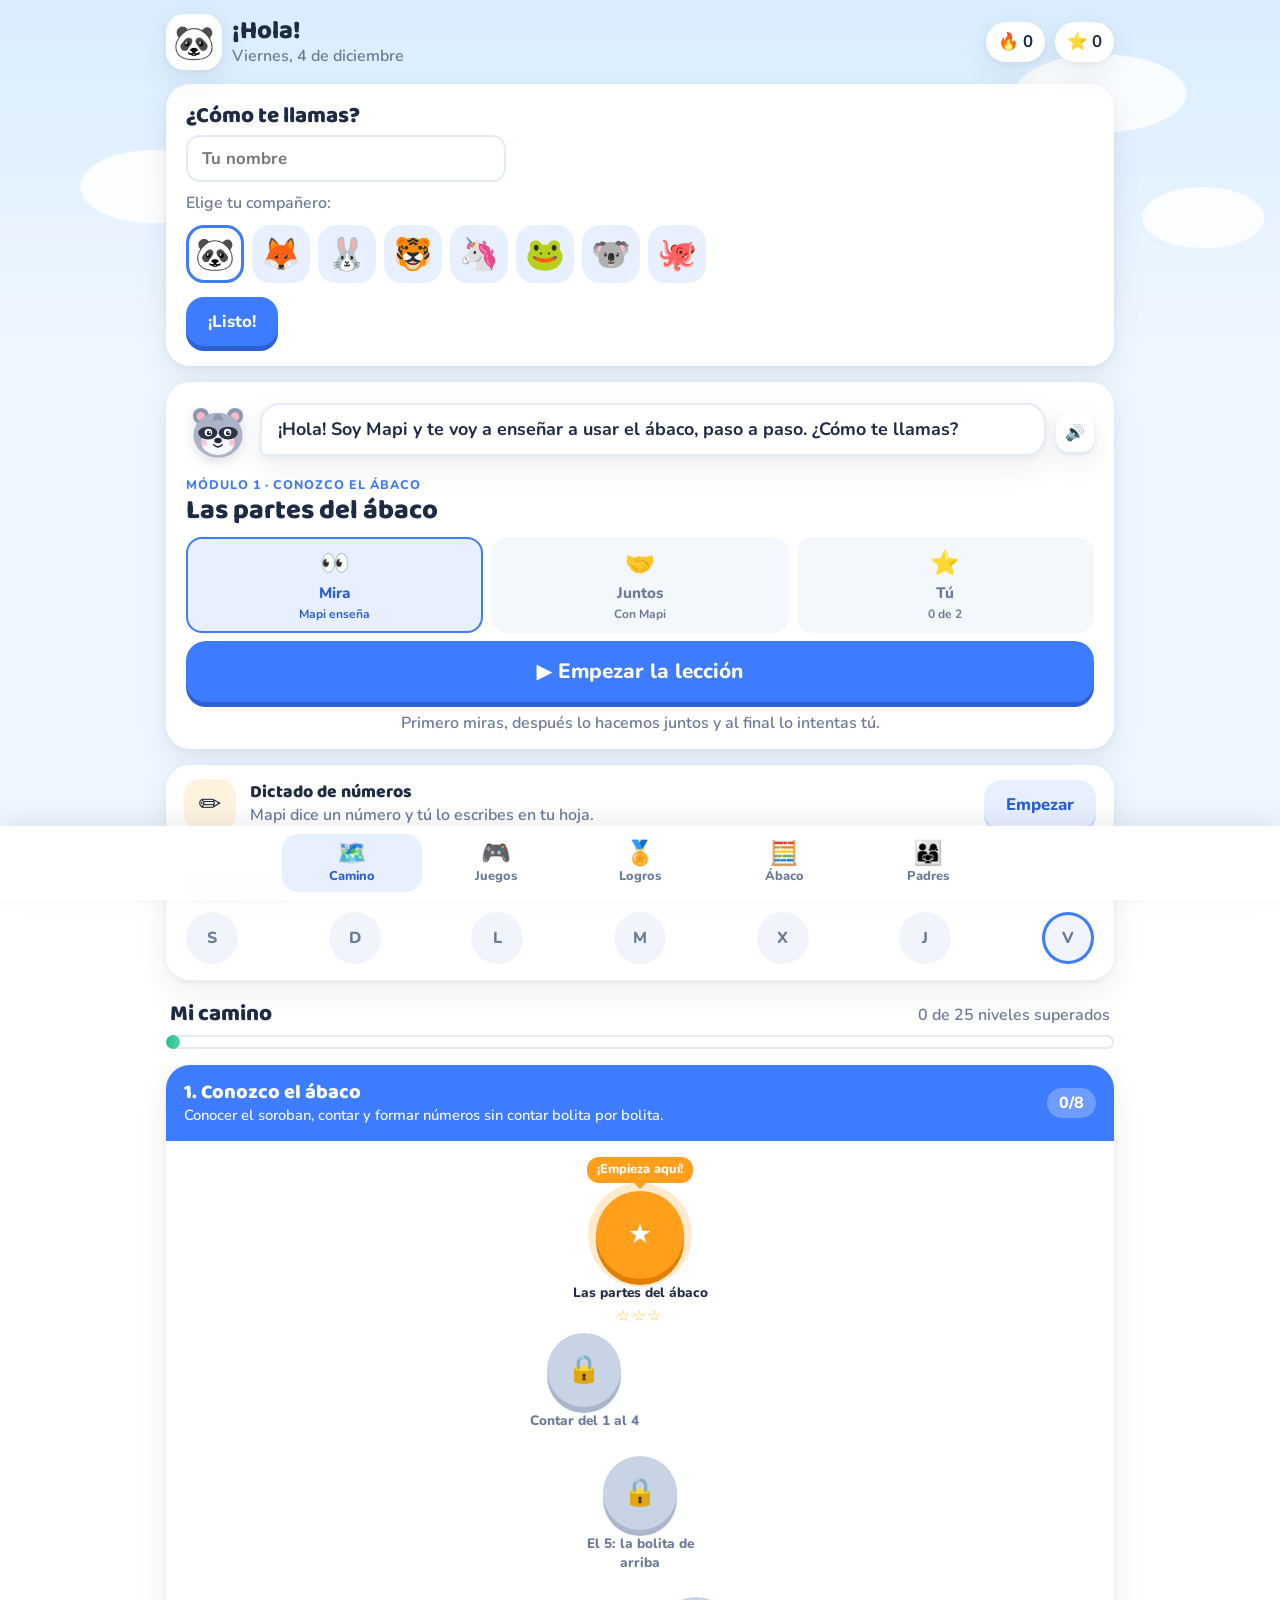
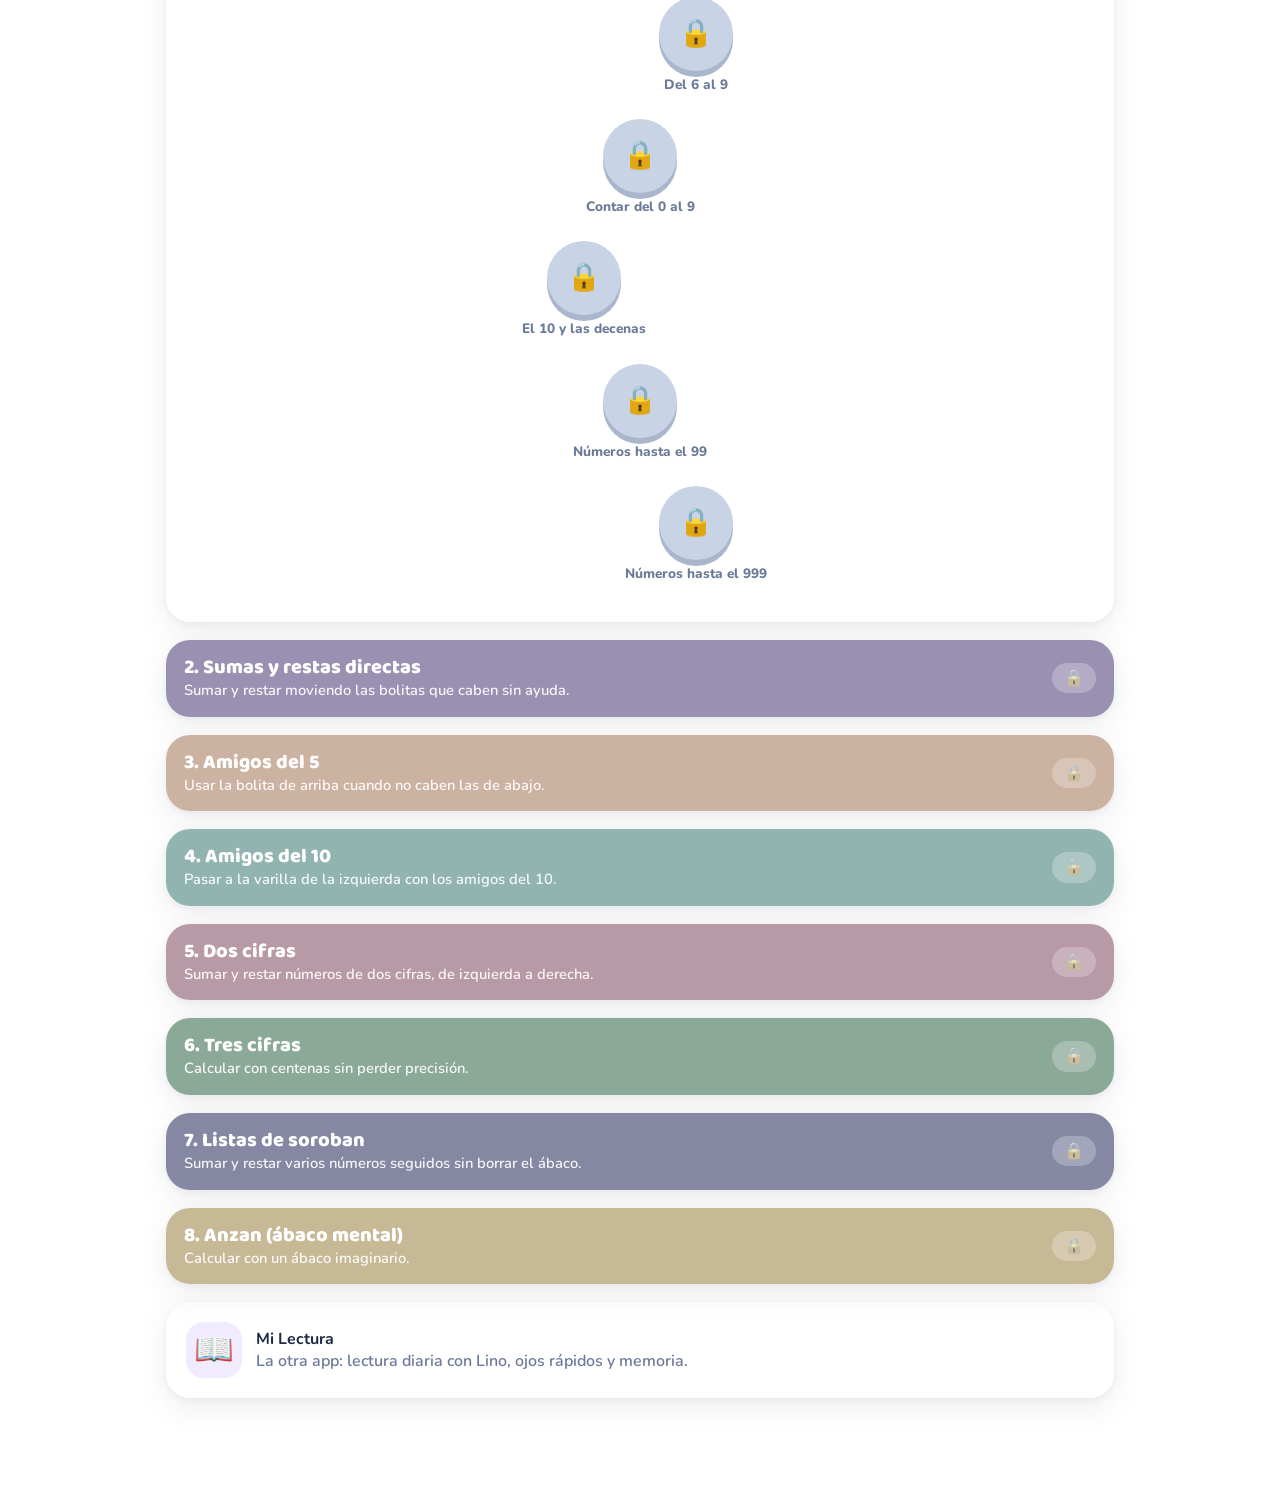
<file: index.html>
<!DOCTYPE html>
<html lang="es">
<head>
  <meta charset="UTF-8">
  <meta name="viewport" content="width=device-width, initial-scale=1.0, viewport-fit=cover">
  <meta name="theme-color" content="#eaf5ff">
  <meta name="description" content="Aprende el ábaco soroban paso a paso: mira, hazlo con Mapi y practica.">
  <title>Mi Ábaco</title>
  <link rel="manifest" href="manifest.webmanifest">
  <link rel="icon" href="icons/icon-192.png" type="image/png">
  <link rel="apple-touch-icon" href="icons/apple-touch-icon.png">
  <meta name="apple-mobile-web-app-capable" content="yes">
  <meta name="mobile-web-app-capable" content="yes">
  <meta name="apple-mobile-web-app-title" content="Mi Ábaco">
  <link rel="preconnect" href="https://fonts.googleapis.com">
  <link rel="stylesheet" href="https://fonts.googleapis.com/css2?family=Baloo+2:wght@600;700;800&family=Nunito:wght@600;700;800&display=swap">
  <link rel="stylesheet" href="css/app.css?v=12">
</head>
<body>
  <!-- Mapi, la mascota: un mapache dibujado en SVG que se reutiliza en toda la app -->
  <svg width="0" height="0" style="position:absolute" aria-hidden="true">
    <symbol id="mapi" viewBox="0 0 120 120">
      <circle cx="28" cy="30" r="15" fill="#8d97ad"/>
      <circle cx="92" cy="30" r="15" fill="#8d97ad"/>
      <circle cx="28" cy="31" r="8" fill="#ffb7c5"/>
      <circle cx="92" cy="31" r="8" fill="#ffb7c5"/>
      <ellipse cx="60" cy="66" rx="46" ry="42" fill="#aab3c7"/>
      <path d="M60 26 c-6 0 -9 8 -9 14 c3 -2 6 -3 9 -3 s6 1 9 3 c0 -6 -3 -14 -9 -14z" fill="#8d97ad"/>
      <ellipse cx="60" cy="80" rx="31" ry="23" fill="#f6f8fd"/>
      <ellipse cx="41" cy="62" rx="18" ry="12" fill="#2b3348"/>
      <ellipse cx="79" cy="62" rx="18" ry="12" fill="#2b3348"/>
      <g class="mapi-eyes">
        <circle cx="42" cy="61" r="7" fill="#fff"/>
        <circle cx="78" cy="61" r="7" fill="#fff"/>
        <circle cx="43" cy="62" r="4.2" fill="#1f2a44"/>
        <circle cx="79" cy="62" r="4.2" fill="#1f2a44"/>
        <circle cx="44.5" cy="60.3" r="1.6" fill="#fff"/>
        <circle cx="80.5" cy="60.3" r="1.6" fill="#fff"/>
      </g>
      <ellipse cx="60" cy="76" rx="7" ry="5" fill="#1f2a44"/>
      <path d="M52 84 q8 8 16 0" fill="none" stroke="#1f2a44" stroke-width="3" stroke-linecap="round"/>
      <circle cx="33" cy="80" r="6" fill="#ff9fb3" opacity=".55"/>
      <circle cx="87" cy="80" r="6" fill="#ff9fb3" opacity=".55"/>
    </symbol>
  </svg>

  <div id="app">

    <!-- Inicio: el camino de la niña -->
    <section class="view" id="view-home">
      <header class="topbar">
        <button class="avatar" id="home-avatar" type="button" aria-label="Cambiar perfil">🐼</button>
        <div class="topbar-text">
          <h1 id="home-title">¡Hola!</h1>
          <p id="home-date"></p>
        </div>
        <span class="chip-stat" title="Días seguidos"><span aria-hidden="true">🔥</span><b id="streak-count">0</b></span>
        <span class="chip-stat" title="Estrellas"><span aria-hidden="true">⭐</span><b id="home-stars">0</b></span>
      </header>

      <div class="card onboarding" id="onboarding" hidden>
        <h2>¿Cómo te llamas?</h2>
        <input id="onboarding-name" class="text-input" maxlength="20" placeholder="Tu nombre" autocomplete="off">
        <p class="muted">Elige tu compañero:</p>
        <div class="avatar-picker" id="onboarding-avatars"></div>
        <button class="btn btn-primary" id="onboarding-save" type="button">¡Listo!</button>
      </div>

      <div class="card hero">
        <div class="guide">
          <svg class="mascot" viewBox="0 0 120 120" aria-hidden="true"><use href="#mapi"/></svg>
          <p class="bubble" id="home-bubble"></p>
          <button class="icon-btn small" id="home-speak" type="button" aria-label="Escuchar a Mapi">🔊</button>
        </div>
        <p class="eyebrow" id="hero-module"></p>
        <h2 class="hero-title" id="today-level"></h2>
        <ol class="steps" id="today-steps" aria-label="Pasos del nivel"></ol>
        <button class="btn btn-primary btn-block btn-xl" id="start-session" type="button">Continuar</button>
        <button class="btn btn-ghost btn-block" id="paper-start" type="button">📄 Hacer la práctica en papel</button>
        <p class="why" id="today-why"></p>
      </div>

      <div class="card activity-card">
        <span class="activity-icon" aria-hidden="true">✏️</span>
        <div class="activity-text">
          <h3>Dictado de números</h3>
          <p class="muted">Mapi dice un número y tú lo escribes en tu hoja.</p>
        </div>
        <button class="btn btn-soft" id="dictation-start" type="button">Empezar</button>
      </div>

      <div class="card week-card">
        <div class="week-head">
          <h3>Esta semana</h3>
          <span class="muted" id="streak-best"></span>
        </div>
        <ol class="week" id="week-strip" aria-label="Últimos 7 días"></ol>
      </div>

      <div class="map-head">
        <h2>Mi camino</h2>
        <span class="muted" id="route-summary"></span>
      </div>
      <div class="bar" aria-hidden="true"><span id="route-bar"></span></div>
      <div id="route-modules" class="map"></div>

      <a class="card link-card" href="lectura/">
        <span class="link-icon" aria-hidden="true">📖</span>
        <span><b>Mi Lectura</b><br><span class="muted">La otra app: lectura diaria con Lino, ojos rápidos y memoria.</span></span>
      </a>
    </section>

    <!-- Juegos: con el ábaco físico y de concentración -->
    <section class="view" id="view-games" hidden>
      <div class="view-head"><h1>Juegos</h1></div>
      <div class="card">
        <div class="guide">
          <svg class="mascot" viewBox="0 0 120 120" aria-hidden="true"><use href="#mapi"/></svg>
          <p class="bubble" id="games-bubble"></p>
        </div>
      </div>
      <div class="games" id="games-list"></div>
    </section>

    <!-- Un juego -->
    <section class="view session" id="view-game" hidden>
      <div class="session-bar">
        <button class="icon-btn" id="game-exit" type="button" aria-label="Salir del juego">✕</button>
        <h2 class="game-title" id="game-title"></h2>
        <span class="chip-stat" id="game-status"></span>
        <button class="icon-btn" id="game-voice" type="button" aria-label="Voz">🔊</button>
      </div>
      <div class="session-main">
        <div class="stage">
          <div class="guide">
            <svg class="mascot" viewBox="0 0 120 120" aria-hidden="true"><use href="#mapi"/></svg>
            <p class="bubble" id="game-bubble" role="status" aria-live="polite"></p>
          </div>
          <div class="stage-body" id="game-board"></div>
        </div>
        <div class="side">
          <div class="keypad" id="game-keypad" hidden>
            <button type="button" data-key="7">7</button><button type="button" data-key="8">8</button><button type="button" data-key="9">9</button>
            <button type="button" data-key="4">4</button><button type="button" data-key="5">5</button><button type="button" data-key="6">6</button>
            <button type="button" data-key="1">1</button><button type="button" data-key="2">2</button><button type="button" data-key="3">3</button>
            <button type="button" data-key="Backspace" class="key-soft" aria-label="Borrar">⌫</button>
            <button type="button" data-key="0">0</button>
            <button type="button" data-key="Enter" class="key-ok" aria-label="Comprobar">✓</button>
          </div>
        </div>
      </div>
    </section>

    <!-- Logros -->
    <section class="view" id="view-awards" hidden>
      <div class="view-head"><h1>Mis logros</h1></div>
      <div class="stats" id="awards-stats"></div>
      <div class="card">
        <h2>Álbum de medallas</h2>
        <p class="muted" id="awards-count"></p>
        <div class="badges" id="awards-grid"></div>
      </div>
    </section>

    <!-- Ábaco libre -->
    <section class="view" id="view-abacus" hidden>
      <div class="view-head"><h1>Ábaco libre</h1></div>
      <div class="card">
        <p>Toca o desliza las bolitas. <b>Las de abajo valen 1</b> y <b>la de arriba vale 5</b>. Solo valen las que tocan la barra.</p>
        <div class="free-number" id="free-number">0</div>
        <div class="learn-abacus" id="free-abacus"></div>
        <div class="row center"><button class="btn btn-soft" id="free-clear" type="button">Limpiar</button></div>
      </div>

      <div class="card">
        <h2>¿Cómo se hace?</h2>
        <p class="muted">Escribe una suma o una resta y Mapi te la muestra paso a paso.</p>
        <div class="row">
          <input type="number" class="text-input small" id="demo-a" value="4" min="0" max="999" aria-label="Primer número">
          <select id="demo-op" class="text-input small" aria-label="Operación"><option value="+">+</option><option value="-">−</option></select>
          <input type="number" class="text-input small" id="demo-b" value="3" min="0" max="999" aria-label="Segundo número">
          <button class="btn btn-primary" id="demo-start" type="button">Ver</button>
        </div>
        <div class="row examples" id="demo-examples"></div>
        <div class="learn-abacus" id="demo-abacus"></div>
        <p class="step-text" id="demo-text">Elige un ejemplo o escribe tu propia operación.</p>
        <div class="row center">
          <button class="btn btn-soft" id="demo-prev" type="button">◀ Atrás</button>
          <button class="btn btn-soft" id="demo-next" type="button">Siguiente ▶</button>
        </div>
      </div>
    </section>

    <!-- Sesión -->
    <section class="view session" id="view-session" hidden>
      <div class="session-bar">
        <button class="icon-btn" id="session-exit" type="button" aria-label="Salir">✕</button>
        <ol class="progress" id="session-progress" aria-label="Progreso"></ol>
        <span class="timer" id="session-timer">0:00</span>
        <button class="icon-btn" id="session-help" type="button" aria-label="Guía: ¿cómo se hace?">?</button>
        <button class="icon-btn" id="session-voice" type="button" aria-label="Voz">🔊</button>
        <button class="icon-btn hide-phone" id="session-fullscreen" type="button" aria-label="Pantalla completa">⛶</button>
      </div>

      <div class="session-main">
        <div class="stage">
          <ol class="phases" id="session-phases" aria-label="Pasos de la lección">
            <li data-phase="mira"><span>1</span> Mira</li>
            <li data-phase="juntos"><span>2</span> Juntos</li>
            <li data-phase="tu"><span>3</span> Tú</li>
          </ol>

          <div class="guide">
            <svg class="mascot" id="mascot" viewBox="0 0 120 120" aria-hidden="true"><use href="#mapi"/></svg>
            <p class="bubble" id="bubble" role="status" aria-live="polite"></p>
          </div>

          <div class="stage-body" id="briefing">
            <p class="eyebrow" id="briefing-module"></p>
            <h2 id="briefing-level"></h2>
            <ol class="steps big" id="briefing-steps"></ol>
            <ul class="concepts" id="briefing-concepts"></ul>
            <p class="why" id="briefing-plan"></p>
            <div class="row center">
              <button class="btn btn-primary btn-xl" id="briefing-go" type="button">¡Vamos!</button>
              <button class="btn btn-soft" id="briefing-lesson" type="button" hidden>👀 Ver la lección otra vez</button>
            </div>
          </div>

          <div class="stage-body" id="lesson" hidden>
            <p class="lesson-expr" id="lesson-expr"></p>
            <div class="exercise-abacus" id="lesson-abacus"></div>
            <p class="lesson-count" id="lesson-count"></p>
            <div class="row center">
              <button class="btn btn-soft" id="lesson-prev" type="button">◀ Atrás</button>
              <button class="btn btn-primary btn-xl" id="lesson-next" type="button">Siguiente ▶</button>
            </div>
          </div>

          <div class="stage-body" id="exercise" hidden>
            <div id="exercise-body"></div>
            <div class="exercise-actions" id="exercise-actions"></div>
          </div>
        </div>

        <div class="side">
          <div class="keypad" id="keypad" hidden>
            <button type="button" data-key="7">7</button><button type="button" data-key="8">8</button><button type="button" data-key="9">9</button>
            <button type="button" data-key="4">4</button><button type="button" data-key="5">5</button><button type="button" data-key="6">6</button>
            <button type="button" data-key="1">1</button><button type="button" data-key="2">2</button><button type="button" data-key="3">3</button>
            <button type="button" data-key="Backspace" class="key-soft" aria-label="Borrar">⌫</button>
            <button type="button" data-key="0">0</button>
            <button type="button" data-key="Enter" class="key-ok" aria-label="Comprobar">✓</button>
          </div>

          <div class="abacus-sheet" id="abacus-sheet" hidden>
            <div class="sheet-bar">
              <span>🧮 Ábaco en pantalla</span>
              <button class="icon-btn small" id="abacus-sheet-close" type="button" aria-label="Cerrar">✕</button>
            </div>
            <div class="helper-abacus" id="helper-abacus"></div>
            <p class="step-text" id="helper-step" hidden></p>
            <div class="row center"><button class="btn btn-soft" id="helper-clear" type="button">Limpiar</button></div>
          </div>
        </div>
      </div>
    </section>

    <!-- Resultado -->
    <section class="view" id="view-result" hidden>
      <div class="card result-card">
        <svg class="mascot big" viewBox="0 0 120 120" aria-hidden="true"><use href="#mapi"/></svg>
        <div class="stars" id="result-stars"></div>
        <h1 id="result-title">¡Terminaste!</h1>
        <div class="result-stats">
          <div><strong id="result-score"></strong><span>aciertos</span></div>
          <div><strong id="result-time"></strong><span>tiempo</span></div>
          <div><strong id="result-streak"></strong><span>🔥 días</span></div>
        </div>
        <p class="level-message" id="result-level"></p>
        <div class="new-badges" id="result-badges"></div>
        <button class="btn btn-accent btn-xl btn-block game-call" id="result-game" type="button" hidden>🎮 ¡Hora del juego!</button>
        <div class="row center">
          <button class="btn btn-primary btn-xl" id="result-home" data-go="home" type="button">Ver mi camino</button>
          <button class="btn btn-soft" id="result-more" type="button">Otra vez</button>
        </div>
      </div>
      <div class="confetti" id="confetti" aria-hidden="true"></div>
    </section>

    <!-- Práctica en papel -->
    <section class="view" id="view-paper" hidden>
      <div class="view-head">
        <button class="icon-btn" data-go="home" type="button" aria-label="Volver">←</button>
        <h1>Práctica en papel</h1>
      </div>
      <div class="card">
        <div class="guide">
          <svg class="mascot" viewBox="0 0 120 120" aria-hidden="true"><use href="#mapi"/></svg>
          <p class="bubble" id="paper-bubble"></p>
        </div>
      </div>

      <div class="card" id="paper-step-1">
        <h2>1. La hoja de hoy</h2>
        <p class="muted" id="paper-level"></p>
        <div class="row">
          <button class="btn btn-soft" id="paper-print" type="button">🖨️ Imprimir la hoja de hoy</button>
          <button class="btn btn-primary" id="paper-ready" type="button">Ya la tengo ▶</button>
        </div>
      </div>

      <div class="card center-text" id="paper-step-2" hidden>
        <h2>2. ¡A trabajar con el ábaco y el lápiz!</h2>
        <div class="big-timer" id="paper-timer">0:00</div>
        <button class="btn btn-primary btn-xl" id="paper-go" type="button">▶ Empezar</button>
        <button class="btn btn-primary btn-xl" id="paper-stop" type="button" hidden>¡Terminé!</button>
      </div>

      <div class="card" id="paper-step-3" hidden>
        <h2>3. A corregir</h2>
        <p class="muted">Compara cada respuesta de la hoja. Toca las que estén mal.</p>
        <ol class="paper-list" id="paper-list"></ol>
        <p class="paper-score" id="paper-score"></p>
        <button class="btn btn-primary" id="paper-save" type="button">Guardar</button>
      </div>
    </section>

    <!-- Dictado de números en papel -->
    <section class="view" id="view-dictation" hidden>
      <div class="view-head">
        <button class="icon-btn" data-go="home" type="button" aria-label="Volver">←</button>
        <h1>Dictado de números</h1>
      </div>
      <div class="card">
        <div class="guide">
          <svg class="mascot" viewBox="0 0 120 120" aria-hidden="true"><use href="#mapi"/></svg>
          <p class="bubble" id="dict-bubble"></p>
        </div>
      </div>

      <div class="card" id="dict-intro">
        <h2>Prepara tu hoja y tu lápiz</h2>
        <p class="muted" id="dict-range"></p>
        <div class="row">
          <button class="btn btn-soft" id="dict-print" type="button">🖨️ Imprimir la hoja de dictado</button>
          <button class="btn btn-primary btn-xl" id="dict-go" type="button">▶ Empezar</button>
        </div>
        <p class="suggestion" id="dict-novoice" hidden>Este dispositivo no tiene voz en español. Un adulto puede dictar tocando «👁 Ver número».</p>
      </div>

      <div class="card center-text" id="dict-run" hidden>
        <ol class="progress dict-progress" id="dict-progress" aria-label="Progreso"></ol>
        <p class="eyebrow" id="dict-count"></p>
        <div class="dict-ear" aria-hidden="true">👂</div>
        <p class="dict-hint">Escucha y escríbelo en la casilla <b id="dict-slot"></b> de tu hoja.</p>
        <p class="dict-reveal" id="dict-reveal" hidden></p>
        <div class="row center">
          <button class="btn btn-soft" id="dict-repeat" type="button">🔊 Repetir</button>
          <button class="btn btn-primary btn-xl" id="dict-next" type="button">Siguiente ▶</button>
        </div>
        <button class="btn btn-ghost" id="dict-show" type="button">👁 Ver número (adulto)</button>
      </div>

      <div class="card" id="dict-check" hidden>
        <h2>A corregir</h2>
        <p class="muted">Compara tu hoja con estos números. Toca los que estén equivocados o mal escritos.</p>
        <ol class="paper-list" id="dict-list"></ol>
        <p class="paper-score" id="dict-score"></p>
        <button class="btn btn-primary" id="dict-save" type="button">Guardar</button>
      </div>
    </section>

    <!-- Imprimir (desde Padres) -->
    <section class="view" id="view-print" hidden>
      <div class="view-head">
        <button class="icon-btn" data-go="parents" type="button" aria-label="Volver">←</button>
        <h1>Imprimir hojas</h1>
      </div>
      <div class="card no-print">
        <div class="form-grid">
          <label>Tipo de hoja
            <select id="print-kind">
              <option value="nivel">Ejercicios del nivel</option>
              <option value="caligrafia">Caligrafía de números</option>
              <option value="dictado">Dictado de números</option>
            </select>
          </label>
          <label data-kind="nivel">Nivel <select id="print-level"></select></label>
          <label data-kind="nivel dictado">Desde el día <input type="date" id="print-start"></label>
          <label data-kind="nivel dictado">Hojas (1 por día) <input type="number" id="print-pages" min="1" max="14" value="5"></label>
          <label data-kind="caligrafia" hidden>Número
            <select id="print-digit">
              <option value="all">Todos (0 al 9)</option>
              <option>0</option><option>1</option><option>2</option><option>3</option><option>4</option>
              <option>5</option><option>6</option><option>7</option><option>8</option><option>9</option>
            </select>
          </label>
        </div>
        <label class="check" data-kind="nivel dictado"><input type="checkbox" id="print-answers" checked> Incluir hoja de respuestas</label>
        <label class="check" data-kind="nivel"><input type="checkbox" id="print-warmup" checked> Empezar cada hoja con una fila de caligrafía</label>
        <p class="muted" data-kind="nivel">Imprime solo niveles cuya lección ya vio en la app. La hoja de cada día tiene los mismos ejercicios que la sesión en pantalla de ese día.</p>
        <p class="muted" data-kind="dictado" hidden>La hoja solo tiene casillas: los números los dice Mapi en «Dictado de números». La hoja de respuestas tiene los números de cada día.</p>
        <div class="row">
          <button class="btn btn-primary" id="print-go" type="button">🖨️ Imprimir</button>
        </div>
      </div>
    </section>

    <!-- Padres -->
    <section class="view" id="view-parents" hidden>
      <div class="view-head"><h1>Padres</h1></div>

      <div class="card" id="parents-gate">
        <h2>Solo para adultos</h2>
        <p>¿Cuánto es <b id="gate-question"></b>?</p>
        <div class="row">
          <input type="number" class="text-input small" id="gate-answer" aria-label="Respuesta">
          <button class="btn btn-primary" id="gate-go" type="button">Entrar</button>
        </div>
      </div>

      <div id="parents-content" hidden>
        <div class="card">
          <h2>Hojas para imprimir</h2>
          <p class="muted">Practica en papel con el ábaco real, y la caligrafía de los números con lápiz.</p>
          <div class="row">
            <button class="btn btn-primary" data-go="print" type="button">🖨️ Hojas del nivel</button>
            <button class="btn btn-soft" id="tile-caligrafia" type="button">✏️ Hojas de caligrafía</button>
            <button class="btn btn-soft" id="tile-dictado" type="button">👂 Hojas de dictado</button>
          </div>
        </div>

        <div class="card">
          <h2>Progreso</h2>
          <div class="stats" id="route-stats"></div>
          <p class="why" id="route-rule"></p>
          <p class="muted" id="level-progress"></p>
          <p class="muted" id="games-progress"></p>
          <p class="muted" id="dictation-progress"></p>
          <p class="suggestion" id="level-suggestion" hidden></p>
        </div>

        <div class="card">
          <h2>Ajustes</h2>
          <div class="form-grid">
            <label>Nombre <input id="set-name" class="text-input" maxlength="20"></label>
            <label>Nivel actual <select id="set-level"></select></label>
            <label>Ejercicios por sesión
              <select id="set-count"><option>5</option><option>10</option><option>15</option><option>20</option></select>
            </label>
            <label>¿Con qué ábaco practica?
              <select id="set-abacus">
                <option value="real">Ábaco real (responde con el teclado)</option>
                <option value="pantalla">Ábaco en pantalla (mueve las bolitas)</option>
              </select>
            </label>
          </div>
          <label class="check"><input type="checkbox" id="set-voice"> Mapi habla (voz)</label>
          <div class="voice-box">
            <div class="form-grid">
              <label>Voz de Mapi <select id="set-voice-name"></select></label>
              <label>Velocidad
                <select id="set-voice-rate">
                  <option value="0.85">Lenta</option>
                  <option value="0.95">Normal</option>
                  <option value="1.05">Rápida</option>
                </select>
              </label>
            </div>
            <button class="btn btn-soft" id="voice-test" type="button">▶ Probar la voz</button>
            <p class="muted" id="voice-none" hidden>Este dispositivo no tiene voces en español instaladas.</p>
            <details class="voice-help">
              <summary>¿Suena robótica? Instala una voz mejor</summary>
              <p><b>Android:</b> Ajustes → Accesibilidad (o Sistema → Idiomas) → <i>Salida de texto a voz</i> → motor <b>Servicios de voz de Google</b> → ⚙️ → <i>Instalar datos de voz</i> → Español (Estados Unidos o México) → elige una voz y descárgala.</p>
              <p><b>iPhone / iPad:</b> Ajustes → Accesibilidad → <i>Contenido leído</i> → <i>Voces</i> → Español (México) → descarga <b>Paulina (Mejorada)</b> o <b>Mónica (Mejorada)</b>.</p>
              <p><b>Computador:</b> Chrome trae «Google español de Estados Unidos» y Edge trae voces «Natural» (en línea), que suenan muy bien.</p>
              <p>Después vuelve aquí, elige la voz en la lista y toca «Probar la voz».</p>
            </details>
          </div>
          <label class="check"><input type="checkbox" id="set-sound"> Sonidos</label>
          <div class="form-grid">
            <label>Números del dictado
              <select id="set-dictation">
                <option value="auto">Automático según su nivel</option>
                <option value="1">Del 0 al 9</option>
                <option value="2">Hasta el 99</option>
                <option value="3">Hasta el 999</option>
              </select>
            </label>
          </div>
          <label class="check"><input type="checkbox" id="set-games-lock"> Los juegos se abren después de practicar ese día (recomendado)</label>
          <label class="check"><input type="checkbox" id="set-rtl"> Con teclado, en sumas en columna, escribir la respuesta de derecha a izquierda (unidades primero)</label>
          <label class="check"><input type="checkbox" id="set-labels"> Mostrar U, D, C debajo del ábaco</label>
        </div>

        <div class="card">
          <h2>Cómo avanza</h2>
          <p class="muted">Cada nivel se aprende en tres pasos: <b>Mira</b> (Mapi enseña), <b>Juntos</b> (lo hace en su ábaco siguiendo a Mapi) y <b>Tú</b> (practica sin ayuda). Una sesión está <b>dominada</b> con al menos <b>90 % de aciertos</b> al primer intento y dentro del tiempo objetivo. El nivel se supera con <b>2 sesiones dominadas entre las últimas 3</b>, en pantalla o en papel.</p>
        </div>

        <div class="card">
          <h2>Instalar en el celular o el computador</h2>
          <p class="muted">En Android o en Chrome/Edge: menú ⋮ → <b>Instalar aplicación</b>. En iPhone o iPad: botón Compartir → <b>Agregar a pantalla de inicio</b>. Una vez instalada funciona sin internet.</p>
          <button class="btn btn-primary" id="install-btn" type="button" hidden>📲 Instalar Mi Ábaco</button>
        </div>

        <div class="card">
          <h2>Historial</h2>
          <div class="table-wrap">
            <table class="history">
              <thead><tr><th>Fecha</th><th>Nivel</th><th>Aciertos</th><th>Tiempo</th><th>Dónde</th><th></th></tr></thead>
              <tbody id="history-body"></tbody>
            </table>
          </div>
        </div>

        <div class="card">
          <h2>Copia de seguridad</h2>
          <p class="muted">El progreso se guarda en este dispositivo. Exporta una copia para pasarla a otro.</p>
          <div class="row">
            <button class="btn btn-soft" id="export-data" type="button">Exportar</button>
            <label class="btn btn-soft file-btn">Importar<input type="file" id="import-data" accept="application/json"></label>
            <button class="btn btn-danger" id="reset-data" type="button">Borrar todo</button>
          </div>
        </div>
      </div>
    </section>

    <!-- Hojas para imprimir: fuera de las vistas para poder imprimir desde cualquiera -->
    <div id="print-sheets" class="sheets" hidden></div>
  </div>

  <!-- Barra inferior: solo cuatro lugares, sin atajos que salten la lección -->
  <nav class="tabbar" id="tabbar" aria-label="Secciones">
    <button type="button" data-go="home" data-tab="home"><span aria-hidden="true">🗺️</span>Camino</button>
    <button type="button" data-go="games" data-tab="games"><span aria-hidden="true">🎮</span>Juegos</button>
    <button type="button" data-go="awards" data-tab="awards"><span aria-hidden="true">🏅</span>Logros</button>
    <button type="button" data-go="abacus" data-tab="abacus"><span aria-hidden="true">🧮</span>Ábaco</button>
    <button type="button" data-go="parents" data-tab="parents"><span aria-hidden="true">👨‍👩‍👧</span>Padres</button>
  </nav>

  <script src="js/curriculum.js?v=12"></script>
  <script src="js/soroban.js?v=12"></script>
  <script src="js/caligrafia.js?v=12"></script>
  <script src="js/juegos.js?v=12"></script>
  <script src="js/app.js?v=12"></script>
</body>
</html>
</file>
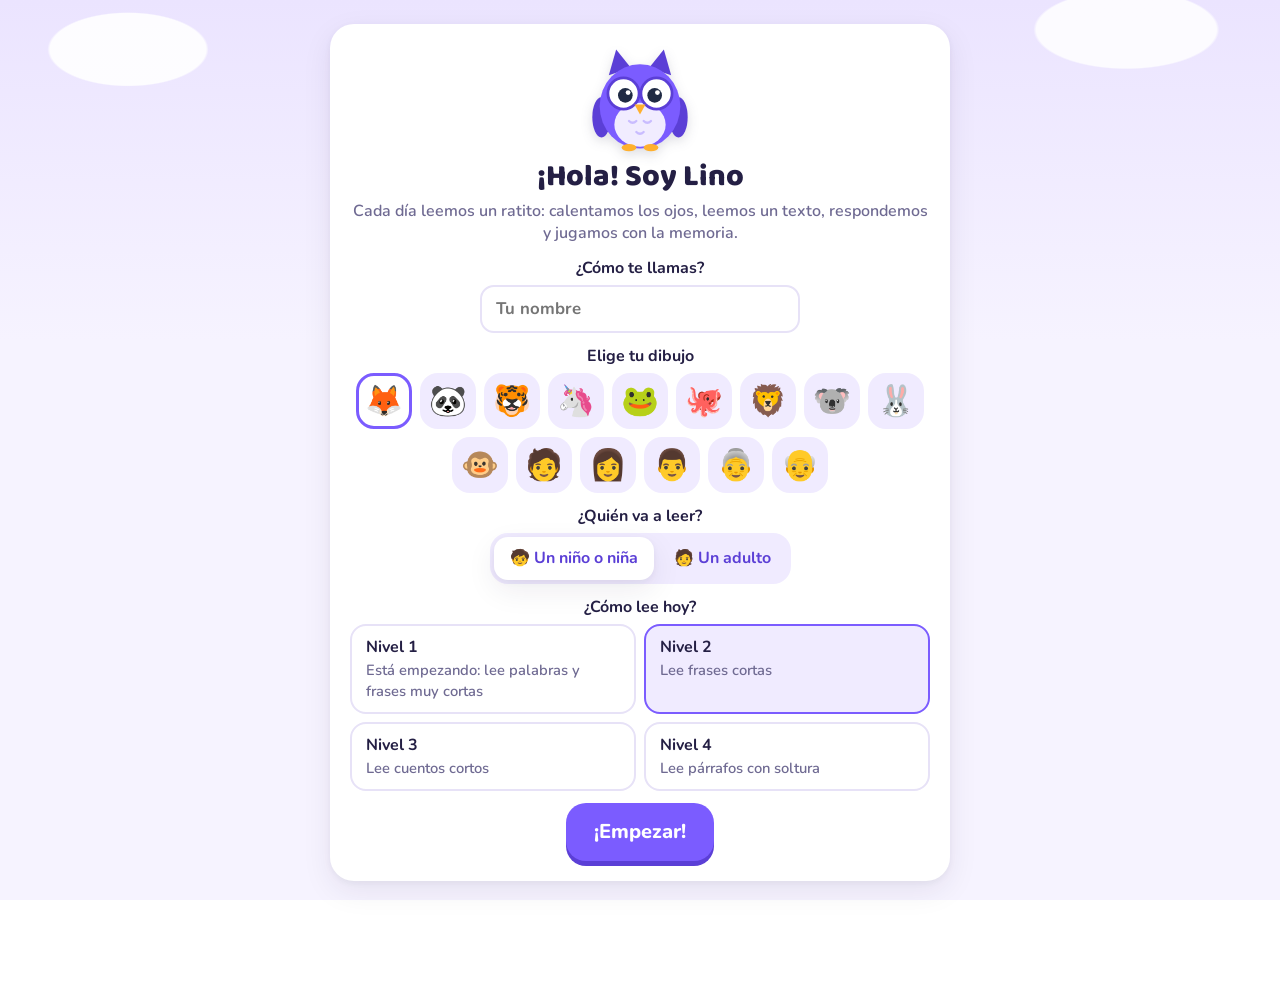
<file: lectura/index.html>
<!DOCTYPE html>
<html lang="es">
<head>
  <meta charset="UTF-8">
  <meta name="viewport" content="width=device-width, initial-scale=1.0, viewport-fit=cover">
  <meta name="theme-color" content="#f3eeff">
  <meta name="description" content="Lectura diaria con Lino: ojos rápidos, buena comprensión y memoria. Para niños y adultos.">
  <title>Mi Lectura</title>
  <link rel="manifest" href="manifest.webmanifest">
  <link rel="icon" href="icons/icon-192.png" type="image/png">
  <link rel="apple-touch-icon" href="icons/apple-touch-icon.png">
  <meta name="apple-mobile-web-app-capable" content="yes">
  <meta name="mobile-web-app-capable" content="yes">
  <meta name="apple-mobile-web-app-title" content="Mi Lectura">
  <link rel="preconnect" href="https://fonts.googleapis.com">
  <link rel="stylesheet" href="https://fonts.googleapis.com/css2?family=Baloo+2:wght@600;700;800&family=Nunito:wght@600;700;800&family=Atkinson+Hyperlegible:wght@400;700&display=swap">
  <link rel="stylesheet" href="css/lectura.css?v=2">
</head>
<body>
  <!-- Lino, el búho lector: se dibuja una vez y se reutiliza -->
  <svg width="0" height="0" style="position:absolute" aria-hidden="true">
    <symbol id="lino" viewBox="0 0 120 120">
      <path d="M26 34 L34 6 L50 26 Z" fill="#5b3fd6"/>
      <path d="M94 34 L86 6 L70 26 Z" fill="#5b3fd6"/>
      <ellipse cx="18" cy="80" rx="10" ry="22" fill="#5b3fd6"/>
      <ellipse cx="102" cy="80" rx="10" ry="22" fill="#5b3fd6"/>
      <ellipse cx="60" cy="68" rx="44" ry="46" fill="#7b5cff"/>
      <ellipse cx="60" cy="88" rx="28" ry="24" fill="#f1ecff"/>
      <path d="M48 84 q4 4 8 0 M64 84 q4 4 8 0 M56 96 q4 4 8 0" stroke="#c9bcff" stroke-width="2.5" fill="none" stroke-linecap="round"/>
      <circle cx="42" cy="54" r="17" fill="#fff" stroke="#5b3fd6" stroke-width="3"/>
      <circle cx="78" cy="54" r="17" fill="#fff" stroke="#5b3fd6" stroke-width="3"/>
      <g class="lino-eyes">
        <circle cx="44" cy="56" r="8" fill="#1f2a44"/>
        <circle cx="76" cy="56" r="8" fill="#1f2a44"/>
        <circle cx="47" cy="53" r="2.6" fill="#fff"/>
        <circle cx="79" cy="53" r="2.6" fill="#fff"/>
      </g>
      <path d="M54 66 L66 66 L60 77 Z" fill="#ffb02e"/>
      <ellipse cx="48" cy="113" rx="8" ry="4" fill="#ffb02e"/>
      <ellipse cx="72" cy="113" rx="8" ry="4" fill="#ffb02e"/>
    </symbol>
  </svg>

  <div id="app">
    <!-- Bienvenida: crear un perfil (niño o adulto) -->
    <section class="view" id="view-welcome" hidden>
      <div class="card onboarding">
        <svg class="mascot big" viewBox="0 0 120 120" aria-hidden="true"><use href="#lino"/></svg>
        <h1 id="welcome-title">¡Hola! Soy Lino</h1>
        <p class="muted" id="welcome-text">Cada día leemos un ratito: calentamos los ojos, leemos un texto, respondemos y jugamos con la memoria.</p>
        <label class="field">¿Cómo te llamas?
          <input class="text-input" id="welcome-name" type="text" maxlength="20" autocomplete="off" placeholder="Tu nombre">
        </label>
        <p class="field-label">Elige tu dibujo</p>
        <div class="avatar-picker" id="welcome-avatars"></div>
        <p class="field-label">¿Quién va a leer?</p>
        <div class="seg" id="welcome-kind">
          <button type="button" data-kind="nino" class="is-selected">🧒 Un niño o niña</button>
          <button type="button" data-kind="adulto">🧑 Un adulto</button>
        </div>
        <div id="welcome-level-box">
          <p class="field-label">¿Cómo lee hoy?</p>
          <div class="level-options" id="welcome-level"></div>
        </div>
        <div class="row">
          <button class="btn btn-primary btn-xl" id="welcome-go" type="button">¡Empezar!</button>
          <button class="btn btn-ghost" id="welcome-cancel" type="button" hidden>Cancelar</button>
        </div>
      </div>
    </section>

    <!-- Inicio: la sesión de hoy, la racha y el progreso -->
    <section class="view" id="view-home" hidden>
      <header class="topbar">
        <button class="avatar" id="home-avatar" type="button" aria-label="Cambiar de lector"></button>
        <div class="topbar-text">
          <h1 id="home-hello"></h1>
          <p id="home-date"></p>
        </div>
        <span class="chip-stat" title="Días seguidos"><span aria-hidden="true">🔥</span><b id="home-streak">0</b></span>
        <span class="chip-stat" title="Estrellas"><span aria-hidden="true">⭐</span><b id="home-stars">0</b></span>
      </header>

      <div class="card">
        <div class="guide">
          <svg class="mascot" viewBox="0 0 120 120" aria-hidden="true"><use href="#lino"/></svg>
          <p class="bubble" id="home-bubble"></p>
        </div>
      </div>

      <div class="card hero">
        <p class="eyebrow" id="today-level"></p>
        <h2 class="hero-title"><span id="today-emoji"></span> <span id="today-title"></span></h2>
        <p class="muted" id="today-meta"></p>
        <ol class="steps" id="today-steps" aria-label="Pasos de la sesión"></ol>
        <button class="btn btn-primary btn-block btn-xl" id="start-session" type="button">Empezar</button>
        <p class="why" id="today-why"></p>
      </div>

      <div class="card week-card">
        <div class="week-head">
          <h3>Esta semana</h3>
          <span class="muted" id="streak-best"></span>
        </div>
        <ol class="week" id="week-strip" aria-label="Últimos 7 días"></ol>
      </div>

      <div class="card">
        <div class="week-head">
          <h3>Tu lectura</h3>
          <button class="btn btn-ghost" data-go="progress" type="button">Ver progreso →</button>
        </div>
        <div class="stats" id="home-stats"></div>
        <div class="chart" id="home-chart"></div>
      </div>

      <a class="card link-card" href="../">
        <span class="link-icon" aria-hidden="true">🧮</span>
        <span><b>Mi Ábaco</b><br><span class="muted">La otra app: ábaco soroban, juegos y dictado.</span></span>
      </a>
    </section>

    <!-- Sesión: pantalla completa, paso a paso -->
    <section class="view session" id="view-session" hidden>
      <div class="session-bar">
        <button class="icon-btn" id="session-exit" type="button" aria-label="Salir">✕</button>
        <ol class="phases" id="session-steps" aria-label="Pasos"></ol>
        <button class="icon-btn small" id="session-voice" type="button" aria-label="Voz de Lino">🔊</button>
      </div>
      <div class="guide session-guide">
        <svg class="mascot" viewBox="0 0 120 120" aria-hidden="true"><use href="#lino"/></svg>
        <p class="bubble" id="s-bubble"></p>
      </div>
      <div class="stage" id="s-stage"></div>
    </section>

    <!-- Resultado de la sesión -->
    <section class="view" id="view-result" hidden>
      <div class="card result-card center-text">
        <svg class="mascot big" viewBox="0 0 120 120" aria-hidden="true"><use href="#lino"/></svg>
        <div class="stars" id="result-stars"></div>
        <h1 id="result-title"></h1>
        <div class="stats" id="result-stats"></div>
        <p class="result-message" id="result-message"></p>
        <div class="new-badges" id="result-badges"></div>
        <div class="row center">
          <button class="btn btn-primary btn-xl" id="result-home" type="button">Listo</button>
        </div>
      </div>
    </section>

    <!-- Ejercicios libres -->
    <section class="view" id="view-exercises" hidden>
      <div class="view-head"><h1>Ejercicios</h1></div>
      <div class="card">
        <div class="guide">
          <svg class="mascot" viewBox="0 0 120 120" aria-hidden="true"><use href="#lino"/></svg>
          <p class="bubble" id="ex-bubble">Entrena tus ojos, tu lectura y tu memoria. Cada ejercicio sube de nivel cuando lo dominas varios días.</p>
        </div>
      </div>
      <div class="games" id="ex-list"></div>
    </section>

    <!-- Un ejercicio -->
    <section class="view session" id="view-exercise" hidden>
      <div class="session-bar">
        <button class="icon-btn" id="ex-exit" type="button" aria-label="Salir del ejercicio">✕</button>
        <h2 class="game-title" id="ex-title"></h2>
        <span class="chip-stat" id="ex-status"></span>
      </div>
      <div class="guide session-guide">
        <svg class="mascot" viewBox="0 0 120 120" aria-hidden="true"><use href="#lino"/></svg>
        <p class="bubble" id="ex-play-bubble"></p>
      </div>
      <div class="stage game-board" id="ex-board"></div>
    </section>

    <!-- Lector: biblioteca y texto propio -->
    <section class="view" id="view-library" hidden>
      <div class="view-head"><h1>Lector</h1></div>
      <div class="card">
        <h2>Pega tu texto</h2>
        <p class="muted">Cualquier texto: un cuento, una noticia, un capítulo. Se lee palabra a palabra o con guía.</p>
        <textarea class="text-input textarea" id="own-text" rows="5" placeholder="Pega aquí el texto…"></textarea>
        <div class="reader-options">
          <label>Modo
            <select id="own-mode">
              <option value="rsvp">Palabra a palabra</option>
              <option value="guia">Con guía</option>
              <option value="eco">En eco con Lino</option>
            </select>
          </label>
          <label>Palabras por minuto <input type="number" id="own-wpm" min="40" max="1000" step="10" value="250"></label>
          <label>Palabras a la vez
            <select id="own-chunk">
              <option value="1">1</option>
              <option value="2">2</option>
              <option value="3">3</option>
            </select>
          </label>
        </div>
        <button class="btn btn-primary" id="own-go" type="button">▶ Leer</button>
      </div>
      <div class="card">
        <h2>Textos de Lino</h2>
        <p class="muted" id="library-note"></p>
        <ol class="library" id="library-list"></ol>
      </div>
    </section>

    <!-- Lector a pantalla completa -->
    <section class="view session" id="view-reader" hidden>
      <div class="session-bar">
        <button class="icon-btn" id="reader-exit" type="button" aria-label="Salir">✕</button>
        <h2 class="game-title" id="reader-title"></h2>
        <span class="chip-stat" id="reader-wpm"></span>
      </div>
      <div class="stage" id="reader-stage"></div>
      <div class="reader-controls" id="reader-controls">
        <button class="icon-btn" id="reader-slower" type="button" aria-label="Más despacio">−</button>
        <button class="icon-btn" id="reader-back" type="button" aria-label="Volver al inicio de la frase">⟲</button>
        <button class="icon-btn play" id="reader-pause" type="button" aria-label="Pausa">⏸️</button>
        <button class="icon-btn" id="reader-faster" type="button" aria-label="Más rápido">+</button>
      </div>
    </section>

    <!-- Progreso -->
    <section class="view" id="view-progress" hidden>
      <div class="view-head"><h1>Progreso</h1></div>
      <div class="card">
        <h2>Velocidad</h2>
        <p class="muted" id="progress-speed-note"></p>
        <div class="chart big" id="progress-chart"></div>
        <div class="stats" id="progress-stats"></div>
        <p class="muted" id="progress-level"></p>
      </div>
      <div class="card">
        <h2>Medallas</h2>
        <div class="badges" id="progress-badges"></div>
      </div>
      <div class="card">
        <h2>Ejercicios</h2>
        <p class="muted" id="progress-exercises"></p>
      </div>
      <div class="card">
        <h2>¿Cuánto se lee a cada edad?</h2>
        <p class="muted">Promedios de estudiantes hispanohablantes, en palabras por minuto (Ripoll y otros, 2020). Cada niño tiene su ritmo: lo importante es que suba poco a poco y entienda lo que lee.</p>
        <table class="norms">
          <thead><tr><th>Grado</th><th>En voz alta</th><th>En silencio</th></tr></thead>
          <tbody id="norms-body"></tbody>
        </table>
      </div>
    </section>

    <!-- Ajustes y perfiles -->
    <section class="view" id="view-settings" hidden>
      <div class="view-head"><h1>Ajustes</h1></div>
      <div class="card" id="gate">
        <p>Esta parte es para adultos.</p>
        <p class="gate-q"><b id="gate-question"></b> = <input class="text-input small" id="gate-answer" type="number" inputmode="numeric"></p>
        <button class="btn btn-primary" id="gate-go" type="button">Entrar</button>
      </div>
      <div id="settings-body" hidden>
        <div class="card">
          <h2>Lectores</h2>
          <p class="muted">Cada lector tiene su racha, su nivel y su progreso.</p>
          <ul class="profiles" id="profile-list"></ul>
          <button class="btn btn-soft" id="profile-add" type="button">＋ Agregar lector</button>
        </div>
        <div class="card">
          <h2 id="settings-who"></h2>
          <div class="form-grid">
            <label>Nivel de los textos
              <select id="set-level"></select>
            </label>
            <label>Primera lectura
              <select id="set-read-mode">
                <option value="voz">En voz alta</option>
                <option value="silencio">En silencio</option>
              </select>
            </label>
            <label>Relectura rápida
              <select id="set-reread">
                <option value="guia">Con guía (resaltador)</option>
                <option value="rsvp">Palabra a palabra</option>
                <option value="eco">En eco: Lino lee y tú repites</option>
              </select>
            </label>
            <label>Velocidad de la guía (ppm)
              <input type="number" id="set-pace" min="20" max="1000" step="5">
            </label>
          </div>
          <label class="check"><input type="checkbox" id="set-voice"> Lino lee las instrucciones en voz alta</label>
          <p class="muted" id="settings-pace-note"></p>
          <button class="btn btn-danger" id="profile-delete" type="button">Borrar este lector</button>
        </div>
        <div class="card">
          <h2>Copia de seguridad</h2>
          <p class="muted">El progreso se guarda en este dispositivo. Para pasarlo a otro, exporta y luego importa.</p>
          <div class="row">
            <button class="btn btn-soft" id="export-btn" type="button">⬇ Exportar</button>
            <label class="btn btn-soft file-btn">⬆ Importar<input type="file" id="import-file" accept="application/json"></label>
          </div>
        </div>
        <div class="card">
          <h2>Cómo funciona</h2>
          <ul class="how">
            <li><b>👁️ Calienta:</b> un ejercicio corto que cambia cada día: palabras relámpago, ¿tiene sentido?, ojos de búho, ¿palabra real? o busca la palabra.</li>
            <li><b>📖 Lee:</b> el texto del día, a su ritmo. Se mide la velocidad en palabras por minuto (ppm).</li>
            <li><b>❓ Entiende:</b> tres preguntas sin mirar el texto: un dato, una deducción y una palabra.</li>
            <li><b>⚡ Relee:</b> el mismo texto otra vez: con guía, palabra a palabra o en eco (Lino lee cada frase y luego la lee ella; ideal al empezar a leer). Releer es de lo que más ayuda a leer con fluidez.</li>
            <li><b>🧠 Recuerda:</b> la pregunta del texto anterior (retención), ordenar lo que pasó y el juego del día: palabras para recordar, completa la frase, recuerda la frase o palabras amigas.</li>
          </ul>
          <p class="muted">El nivel de los textos sube cuando lee 3 textos seguidos con buena comprensión (2 de 3 o más) y a la velocidad del nivel, en al menos 2 días. La guía se acelera solo si entendió y le pareció cómoda.</p>
        </div>
      </div>
    </section>
  </div>

  <!-- ¿Quién lee? -->
  <dialog class="who" id="who" aria-labelledby="who-title">
    <h2 id="who-title">¿Quién lee?</h2>
    <div class="who-list" id="who-list"></div>
    <div class="row">
      <button class="btn btn-soft" id="who-new" type="button">＋ Nuevo lector</button>
      <button class="btn btn-ghost" id="who-close" type="button">Cerrar</button>
    </div>
  </dialog>

  <nav class="tabbar" id="tabbar" aria-label="Secciones">
    <button type="button" data-go="home" data-tab="home"><span aria-hidden="true">🏠</span>Hoy</button>
    <button type="button" data-go="exercises" data-tab="exercises"><span aria-hidden="true">👁️</span>Ejercicios</button>
    <button type="button" data-go="library" data-tab="library"><span aria-hidden="true">📚</span>Lector</button>
    <button type="button" data-go="progress" data-tab="progress"><span aria-hidden="true">📈</span>Progreso</button>
    <button type="button" data-go="settings" data-tab="settings"><span aria-hidden="true">⚙️</span>Ajustes</button>
  </nav>

  <script src="js/palabras.js?v=2"></script>
  <script src="js/textos-n1.js?v=2"></script>
  <script src="js/textos-n2.js?v=2"></script>
  <script src="js/textos-adultos.js?v=2"></script>
  <script src="js/act-sentido.js?v=2"></script>
  <script src="js/act-completa.js?v=2"></script>
  <script src="js/act-palabras.js?v=2"></script>
  <script src="js/ejercicios.js?v=2"></script>
  <script src="js/lector.js?v=2"></script>
  <script src="js/app.js?v=2"></script>
</body>
</html>
</file>
<file: css/app.css>
/* Mi Ábaco — estilo claro y moderno: cielo, tarjetas blancas, azul y naranja */
:root {
  --bg: #eef6ff;
  --sky: #d9edff;
  --card: #ffffff;
  --ink: #1f2a44;
  --muted: #6b7a99;
  --line: #e3ebf7;
  --primary: #3d7bff;
  --primary-dark: #2a5fd6;
  --primary-soft: #e8f0ff;
  --accent: #ff9f1c;
  --accent-dark: #e07f00;
  --accent-soft: #fff3e0;
  --success: #22c08b;
  --success-dark: #179a6e;
  --success-soft: #e3f8f0;
  --danger: #ff5d6c;
  --danger-dark: #d93a4a;
  --danger-soft: #ffe8ea;
  --star: #ffc233;
  --locked: #c9d3e6;
  --radius: 24px;
  --shadow: 0 10px 30px rgba(31, 42, 68, .08), 0 2px 6px rgba(31, 42, 68, .05);

  /* soroban */
  --frame: #2b3a55;
  --frame-inner: #f7faff;
  --rod: #b8c4d9;
  --bead-off: #dfe6f3;
  --bead-earth: var(--accent);
  --bead-heaven: var(--primary);

  /* nombres usados por las hojas de caligrafía */
  --leaf: var(--success);
  --tomato: var(--danger);
}

* { box-sizing: border-box; }
html { -webkit-text-size-adjust: 100%; }

body {
  margin: 0;
  min-height: 100vh;
  color: var(--ink);
  font-family: 'Nunito', system-ui, -apple-system, 'Segoe UI', sans-serif;
  font-weight: 700;
  line-height: 1.4;
  background:
    radial-gradient(120px 60px at 12% 6%, rgba(255, 255, 255, .9) 60%, transparent 62%),
    radial-gradient(90px 46px at 20% 9%, rgba(255, 255, 255, .9) 60%, transparent 62%),
    radial-gradient(140px 64px at 86% 3%, rgba(255, 255, 255, .85) 60%, transparent 62%),
    radial-gradient(100px 50px at 94% 7%, rgba(255, 255, 255, .85) 60%, transparent 62%),
    linear-gradient(180deg, var(--sky) 0, var(--bg) 340px) fixed;
  -webkit-tap-highlight-color: transparent;
}

#app {
  max-width: 980px;
  margin: 0 auto;
  padding: max(14px, env(safe-area-inset-top)) 16px calc(96px + env(safe-area-inset-bottom));
}

h1, h2, h3 { font-family: 'Baloo 2', 'Nunito', sans-serif; font-weight: 800; margin: 0 0 6px; line-height: 1.1; }
h1 { font-size: 1.9rem; }
h2 { font-size: 1.4rem; }
h3 { font-size: 1.1rem; }
p { margin: 0 0 10px; }
a { color: var(--primary-dark); }
.muted { color: var(--muted); font-weight: 600; }
.eyebrow { text-transform: uppercase; letter-spacing: .08em; font-size: .78rem; font-weight: 800; color: var(--primary); margin: 0 0 2px; }
.center-text { text-align: center; }
[hidden] { display: none !important; }

.card {
  background: var(--card);
  border-radius: var(--radius);
  box-shadow: var(--shadow);
  padding: 20px;
  margin-bottom: 16px;
}

.row { display: flex; flex-wrap: wrap; gap: 10px; align-items: center; margin-top: 12px; }
.row.center { justify-content: center; }

/* Botones con relieve */
.btn {
  border: 0; border-radius: 18px; padding: 13px 22px; font: inherit; font-weight: 800; font-size: 1.05rem;
  cursor: pointer; color: var(--ink); touch-action: manipulation; transition: transform .08s ease, box-shadow .08s ease;
}
.btn:active { transform: translateY(3px); }
.btn:disabled { opacity: .45; cursor: default; }
.btn-primary { background: var(--primary); color: #fff; box-shadow: 0 5px 0 var(--primary-dark); }
.btn-primary:active { box-shadow: 0 2px 0 var(--primary-dark); }
.btn-accent { background: var(--accent); color: #fff; box-shadow: 0 5px 0 var(--accent-dark); }
.btn-success { background: var(--success); color: #fff; box-shadow: 0 5px 0 var(--success-dark); }
.btn-soft { background: var(--primary-soft); color: var(--primary-dark); box-shadow: 0 4px 0 #cddcff; }
.btn-ghost { background: transparent; color: var(--primary-dark); box-shadow: none; padding: 10px; }
.btn-danger { background: var(--danger-soft); color: var(--danger-dark); box-shadow: 0 4px 0 #ffc9cf; }
.btn-xl { font-size: 1.3rem; padding: 16px 30px; border-radius: 20px; }
.btn-block { display: block; width: 100%; }
/* Compatibilidad con clases usadas desde app.js */
.btn-go { background: var(--success); color: #fff; box-shadow: 0 5px 0 var(--success-dark); }
.btn-wood { background: var(--primary); color: #fff; box-shadow: 0 5px 0 var(--primary-dark); }

.icon-btn {
  width: 46px; height: 46px; border-radius: 16px; border: 0; flex: none; cursor: pointer;
  background: var(--card); box-shadow: 0 3px 0 var(--line), var(--shadow); font: inherit; font-size: 1.2rem; font-weight: 800;
  display: grid; place-items: center; color: var(--ink); touch-action: manipulation;
}
.icon-btn:active { transform: translateY(2px); }
.icon-btn.small { width: 38px; height: 38px; font-size: 1rem; border-radius: 12px; }
.icon-btn.is-off { opacity: .5; }

.chip { border: 0; background: var(--primary-soft); color: var(--primary-dark); border-radius: 999px; padding: 7px 14px; font: inherit; cursor: pointer; }
button:focus-visible, [tabindex]:focus-visible, input:focus-visible, select:focus-visible { outline: 3px solid var(--primary); outline-offset: 2px; }

/* Formularios */
.text-input, select, input[type="number"], input[type="date"] {
  font: inherit; font-size: 1.05rem; padding: 10px 14px; border: 2px solid var(--line);
  border-radius: 14px; background: #fff; color: var(--ink); max-width: 100%;
}
.text-input.small { width: 110px; }
.form-grid { display: grid; grid-template-columns: repeat(auto-fit, minmax(190px, 1fr)); gap: 12px; margin-bottom: 10px; }
.form-grid label { display: flex; flex-direction: column; gap: 4px; font-size: .9rem; color: var(--muted); }
.check { display: flex; gap: 10px; align-items: flex-start; margin: 8px 0; font-weight: 600; }
.check input { width: 20px; height: 20px; flex: none; margin-top: 2px; accent-color: var(--primary); }
.file-btn { position: relative; overflow: hidden; }
.file-btn input { position: absolute; inset: 0; opacity: 0; cursor: pointer; }

/* Mapi */
.guide { display: flex; align-items: flex-end; gap: 10px; margin: 0 0 12px; }
.mascot { width: 64px; height: 64px; flex: none; filter: drop-shadow(0 4px 6px rgba(31, 42, 68, .15)); }
.mascot.big { width: 110px; height: 110px; }
.mascot .mapi-eyes, .mascot use { transform-origin: 60px 61px; }
.mascot.is-happy { animation: hop .5s ease; }
.mascot.is-thinking { animation: tilt .6s ease; }
.bubble {
  position: relative; flex: 1; margin: 0 0 8px; background: var(--card); border-radius: 20px 20px 20px 6px;
  padding: 12px 16px; font-size: 1.12rem; font-weight: 700; box-shadow: var(--shadow); min-height: 2.6em;
  border: 2px solid var(--line);
}
.bubble.is-ok { background: var(--success-soft); border-color: #bfeedd; }
.bubble.is-try { background: var(--accent-soft); border-color: #ffe0b3; }
.bubble.is-miss { background: var(--danger-soft); border-color: #ffc9cf; }
.guide .icon-btn { margin-bottom: 12px; }
@keyframes hop { 30% { transform: translateY(-12px); } 60% { transform: translateY(0); } 80% { transform: translateY(-4px); } }
@keyframes tilt { 30% { transform: rotate(-10deg); } 70% { transform: rotate(8deg); } }

/* Barra superior del inicio */
.topbar { display: flex; align-items: center; gap: 10px; margin-bottom: 14px; }
.topbar-text { flex: 1; min-width: 0; }
.topbar h1 { margin: 0; font-size: 1.6rem; }
.topbar p { margin: 0; color: var(--muted); font-weight: 600; }
.topbar p::first-letter { text-transform: uppercase; }
.avatar { font-size: 2.1rem; width: 56px; height: 56px; border-radius: 18px; border: 0; background: var(--card); box-shadow: var(--shadow); cursor: pointer; flex: none; }
.chip-stat { display: inline-flex; align-items: center; gap: 4px; background: var(--card); border-radius: 999px; padding: 8px 12px; box-shadow: var(--shadow); font-size: 1.05rem; }
.avatar-picker { display: flex; flex-wrap: wrap; gap: 8px; margin: 6px 0 14px; }
.avatar-option { font-size: 2rem; width: 58px; height: 58px; border-radius: 18px; border: 3px solid transparent; background: var(--primary-soft); cursor: pointer; }
.avatar-option.is-selected { border-color: var(--primary); background: #fff; }
.onboarding .text-input { width: 100%; max-width: 320px; margin-bottom: 10px; }

/* Tarjeta «Continuar» */
.hero { padding: 18px 20px 14px; }
.hero-title { font-size: 1.7rem; margin-bottom: 12px; }
.hero .btn-block { margin-top: 8px; }
.why { color: var(--muted); font-weight: 600; margin: 10px 0 0; text-align: center; }

/* Pasos Mira → Juntos → Tú */
.steps { list-style: none; display: grid; grid-template-columns: repeat(3, 1fr); gap: 8px; padding: 0; margin: 0 0 8px; }
.steps li {
  display: flex; flex-direction: column; align-items: center; gap: 2px; padding: 10px 6px; border-radius: 16px;
  background: #f4f7fc; color: var(--muted); font-weight: 800; font-size: .95rem; text-align: center;
}
.steps li .step-icon { font-size: 1.5rem; }
.steps li small { font-weight: 700; font-size: .75rem; }
.steps li.is-done { background: var(--success-soft); color: var(--success-dark); }
.steps li.is-current { background: var(--primary-soft); color: var(--primary-dark); box-shadow: inset 0 0 0 2px var(--primary); }
.steps.big { width: 100%; max-width: 520px; margin: 6px auto 10px; }

/* Actividad extra del inicio (dictado) */
.activity-card { display: flex; align-items: center; gap: 14px; padding: 14px 18px; }
.activity-icon { width: 52px; height: 52px; flex: none; display: grid; place-items: center; font-size: 1.7rem; border-radius: 16px; background: var(--accent-soft); }
.activity-text { flex: 1; min-width: 0; }
.activity-text h3 { margin: 0 0 2px; }
.activity-text p { margin: 0; }

/* Dictado en pantalla: solo se escucha, el número se escribe en la hoja */
.dict-progress { margin: 0 0 14px; }
.dict-ear { font-size: 4.5rem; line-height: 1; margin: 8px 0; }
.dict-hint { font-size: 1.15rem; font-weight: 700; }
.dict-reveal { font-size: 3rem; font-weight: 800; color: var(--primary-dark); margin: 4px 0; }

/* Enlace a la otra app (Mi Lectura) */
.link-card { display: flex; align-items: center; gap: 14px; text-decoration: none; color: var(--ink); margin-top: 18px; }
.link-icon { font-size: 2rem; width: 56px; height: 56px; border-radius: 18px; background: #f0ebff; display: grid; place-items: center; flex: none; }

/* Semana */
.week-card { padding: 16px 20px; }
.week-head { display: flex; justify-content: space-between; align-items: baseline; gap: 10px; }
.week { list-style: none; margin: 10px 0 0; padding: 0; display: flex; justify-content: space-between; gap: 6px; }
.week li {
  flex: 1; max-width: 52px; aspect-ratio: 1; border-radius: 50%; display: grid; place-items: center;
  background: #f1f5fb; color: var(--muted); font-weight: 800;
}
.week li.is-done { background: var(--accent); color: #fff; box-shadow: 0 3px 0 var(--accent-dark); }
.week li.is-today { box-shadow: inset 0 0 0 3px var(--primary); }
.week li.is-done.is-today { box-shadow: 0 3px 0 var(--accent-dark), inset 0 0 0 3px #fff; }

/* Mapa del camino */
.map-head { display: flex; justify-content: space-between; align-items: baseline; margin: 22px 4px 8px; }
.map-head h2 { margin: 0; }
.bar { height: 14px; background: #fff; border-radius: 999px; overflow: hidden; box-shadow: inset 0 0 0 2px var(--line); margin: 0 0 16px; }
.bar span { display: block; height: 100%; background: linear-gradient(90deg, var(--success), #4fd6a6); border-radius: 999px; min-width: 14px; }
.map { display: flex; flex-direction: column; gap: 18px; }
.module { border-radius: var(--radius); overflow: hidden; background: var(--card); box-shadow: var(--shadow); }
.module-head { padding: 16px 18px; color: #fff; display: flex; justify-content: space-between; gap: 12px; align-items: center; }
.module-head h3 { margin: 0; font-size: 1.25rem; color: #fff; }
.module-head p { margin: 2px 0 0; opacity: .92; font-weight: 600; font-size: .92rem; }
.module-head .module-count { background: rgba(255, 255, 255, .25); border-radius: 999px; padding: 4px 12px; font-weight: 800; white-space: nowrap; }
.module.is-locked .module-head { filter: grayscale(.7); opacity: .75; }
.path { list-style: none; padding: 16px 12px 20px; margin: 0; display: flex; flex-direction: column; gap: 6px; }
.path li { display: flex; flex-direction: column; align-items: center; gap: 4px; }
.path li:nth-child(4n + 2) { transform: translateX(-56px); }
.path li:nth-child(4n + 4) { transform: translateX(56px); }
.node {
  width: 74px; height: 74px; border-radius: 50%; border: 0; cursor: pointer; display: grid; place-items: center;
  font: inherit; font-size: 1.7rem; font-weight: 800; color: #fff; background: var(--locked); box-shadow: 0 6px 0 #aab6cc;
  touch-action: manipulation;
}
.node:active { transform: translateY(4px); box-shadow: 0 2px 0 #aab6cc; }
.path li.is-done .node { background: var(--success); box-shadow: 0 6px 0 var(--success-dark); }
.path li.is-current .node {
  width: 88px; height: 88px; background: var(--accent); box-shadow: 0 6px 0 var(--accent-dark), 0 0 0 8px rgba(255, 159, 28, .22);
  animation: pulse 1.8s ease-in-out infinite;
}
@keyframes pulse { 50% { box-shadow: 0 6px 0 var(--accent-dark), 0 0 0 14px rgba(255, 159, 28, .12); } }
.node-label { font-size: .85rem; font-weight: 800; text-align: center; max-width: 150px; color: var(--ink); }
.path li.is-locked .node-label { color: var(--muted); }
.node-stars { color: var(--star); letter-spacing: 2px; font-size: .95rem; min-height: 1em; }
.node-start {
  background: var(--accent); color: #fff; border-radius: 12px; padding: 4px 10px; font-size: .8rem; font-weight: 800;
  position: relative; margin-bottom: 4px;
}
.node-start::after { content: ''; position: absolute; left: 50%; bottom: -6px; margin-left: -6px; border: 6px solid transparent; border-bottom: 0; border-top-color: var(--accent); }

/* Juegos */
.games { display: grid; grid-template-columns: repeat(auto-fill, minmax(280px, 1fr)); gap: 14px; }
.game-card {
  position: relative; display: flex; align-items: center; gap: 14px; text-align: left; border: 0; cursor: pointer;
  background: var(--card); border-radius: var(--radius); box-shadow: var(--shadow); padding: 16px; font: inherit; color: var(--ink);
}
.game-card:active { transform: translateY(2px); }
.game-card.is-today { box-shadow: var(--shadow), inset 0 0 0 3px var(--accent); }
.game-card.is-locked { opacity: .6; }
.game-card.is-locked .game-icon { filter: grayscale(1); }
.game-icon { flex: none; width: 64px; height: 64px; border-radius: 20px; display: grid; place-items: center; font-size: 2.1rem; background: var(--primary-soft); }
.game-info { display: flex; flex-direction: column; gap: 2px; min-width: 0; }
.game-name { font-family: 'Baloo 2', sans-serif; font-weight: 800; font-size: 1.2rem; line-height: 1.1; }
.game-short { color: var(--muted); font-weight: 600; font-size: .92rem; }
.game-record { color: var(--primary-dark); font-weight: 800; font-size: .85rem; }
.game-badge { position: absolute; top: 10px; right: 12px; background: var(--accent); color: #fff; border-radius: 999px; padding: 2px 10px; font-size: .78rem; font-weight: 800; }
.game-title { flex: 1; margin: 0; font-size: 1.2rem; white-space: nowrap; overflow: hidden; text-overflow: ellipsis; }
#game-status:empty { display: none; }
.game-hero { font-size: 5rem; line-height: 1; margin-bottom: 8px; }
.game-target { font-family: 'Baloo 2', sans-serif; font-size: clamp(1.4rem, 4.5vh, 2rem); font-weight: 800; color: var(--primary-dark); margin: 0 0 10px; }
.game-new-record { font-weight: 800; color: var(--accent-dark); font-size: 1.2rem; }
.game-result-text { font-size: 1.15rem; margin: 6px 0 4px; }
.game-call { margin: 14px 0 0; }
.game-level { font-family: 'Baloo 2', sans-serif; font-weight: 800; font-size: 1.3rem; }
.game-goal { font-weight: 800; color: var(--accent-dark); margin: 4px 0; }
.game-goal.is-ok { color: var(--success-dark); }
.game-level-change { font-weight: 800; color: var(--primary-dark); background: var(--primary-soft); border-radius: 14px; padding: 8px 12px; margin: 8px 0; }
.mastery { display: inline-flex; align-items: center; gap: 6px; font-size: .85rem; font-weight: 800; color: var(--muted); margin: 6px 0; }
.mastery .dot { width: 14px; height: 14px; border-radius: 50%; background: var(--line); }
.mastery .dot.is-on { background: var(--success); box-shadow: 0 2px 0 var(--success-dark); }
.recent-plays { display: flex; flex-wrap: wrap; justify-content: center; align-items: center; gap: 6px; margin: 6px 0 14px; }
.recent-label { font-weight: 800; color: var(--muted); font-size: .85rem; }
.recent-chip { background: #f4f7fc; border-radius: 999px; padding: 3px 10px; font-weight: 800; font-size: .85rem; color: var(--muted); }
.recent-chip.is-ok { background: var(--success-soft); color: var(--success-dark); }
.game-card .mastery { margin: 2px 0 0; }
.games-group { grid-column: 1 / -1; display: flex; flex-wrap: wrap; align-items: baseline; gap: 4px 10px; margin: 8px 4px -4px; }
.games-group-name { font-family: 'Baloo 2', sans-serif; font-weight: 800; font-size: 1.3rem; }
.games-group-note { color: var(--muted); font-weight: 600; font-size: .9rem; }

/* Escucha y calcula / Mira y calcula */
.chain-hero { font-size: clamp(2.6rem, 8vh, 4rem); margin: 0; }
.chain-term { font-family: 'Baloo 2', sans-serif; font-size: clamp(3.2rem, 13vh, 6rem); font-weight: 800; color: var(--primary); line-height: 1.1; min-height: 1.1em; margin: 0 0 8px; }
.chain-term.is-small { font-size: clamp(1.5rem, 5vh, 2.2rem); color: var(--primary-dark); }
.chain-dots { display: flex; justify-content: center; gap: 8px; margin: 0 0 12px; }
.chain-dots .dot { width: 16px; height: 16px; border-radius: 50%; background: var(--line); }
.chain-dots .dot.is-on { background: var(--accent); box-shadow: 0 2px 0 var(--accent-dark); }

/* Tabla de Schulte */
.schulte { display: grid; gap: 8px; width: 100%; max-width: min(420px, 52vh); aspect-ratio: 1; }
.schulte.s3 { grid-template-columns: repeat(3, 1fr); }
.schulte.s4 { grid-template-columns: repeat(4, 1fr); }
.schulte.s5 { grid-template-columns: repeat(5, 1fr); gap: 6px; }
.schulte-cell {
  border: 0; border-radius: 16px; background: #fff; box-shadow: inset 0 0 0 2px var(--line), 0 4px 0 var(--line);
  font-family: 'Baloo 2', sans-serif; font-weight: 800; font-size: clamp(1.4rem, 5vh, 2.4rem); color: var(--ink); cursor: pointer; touch-action: manipulation;
}
.schulte.s5 .schulte-cell { font-size: clamp(1.1rem, 4vh, 1.8rem); border-radius: 12px; }
.schulte-cell.is-found { background: var(--success-soft); color: var(--success-dark); box-shadow: inset 0 0 0 2px #bfeedd; }
.schulte-cell.is-wrong { animation: shake .35s ease; background: var(--danger-soft); }

/* Recuerda el número / el ábaco */
.memory-number { font-family: 'Baloo 2', sans-serif; font-size: clamp(3rem, 12vh, 5.5rem); font-weight: 800; letter-spacing: .08em; color: var(--primary); margin: 0 0 10px; }
.memory-number.is-hidden { color: var(--locked); }
.game-abacus { transition: opacity .25s; }
.game-abacus.is-hidden { opacity: 0; }

/* Luces en orden (Corsi) */
.corsi { position: relative; width: 100%; max-width: min(420px, 52vh); aspect-ratio: 1; background: #f4f7fc; border-radius: var(--radius); }
.corsi-block {
  position: absolute; width: 18%; aspect-ratio: 1; border: 0; border-radius: 22%; cursor: pointer; touch-action: manipulation;
  background: #fff; box-shadow: inset 0 0 0 3px var(--line), 0 5px 0 var(--line); transition: background .12s, transform .12s;
}
.corsi.is-showing .corsi-block { cursor: default; }
.corsi-block.is-on { background: var(--accent); box-shadow: 0 5px 0 var(--accent-dark), 0 0 0 8px rgba(255, 159, 28, .25); transform: scale(1.06); }

/* Logros */
.stats { display: grid; grid-template-columns: repeat(4, 1fr); gap: 10px; margin-bottom: 14px; }
.stats div { background: var(--card); border-radius: 18px; padding: 12px 14px; display: flex; flex-direction: column; box-shadow: var(--shadow); }
.card .stats div { box-shadow: none; background: #f4f7fc; }
.stat-value { font-family: 'Baloo 2', sans-serif; font-size: 1.6rem; font-weight: 800; line-height: 1.1; }
.stat-label { color: var(--muted); font-size: .85rem; font-weight: 700; }
.badges { display: grid; grid-template-columns: repeat(auto-fill, minmax(118px, 1fr)); gap: 12px; margin-top: 10px; }
.badge { display: flex; flex-direction: column; align-items: center; text-align: center; gap: 6px; padding: 14px 8px; border-radius: 20px; background: #f4f7fc; }
.badge-icon { width: 64px; height: 64px; border-radius: 50%; display: grid; place-items: center; font-size: 2rem; background: var(--locked); filter: grayscale(1); opacity: .55; }
.badge b { font-size: .92rem; }
.badge small { color: var(--muted); font-weight: 600; font-size: .78rem; }
.badge.is-won { background: var(--accent-soft); }
.badge.is-won .badge-icon { filter: none; opacity: 1; background: linear-gradient(135deg, #ffd66b, var(--accent)); box-shadow: 0 4px 0 var(--accent-dark); }

/* Encabezado de vistas */
.view-head { display: flex; align-items: center; gap: 12px; margin: 4px 0 14px; }
.view-head h1 { margin: 0; }

/* Barra inferior */
.tabbar {
  position: fixed; left: 0; right: 0; bottom: 0; z-index: 10; display: flex; justify-content: center; gap: 4px;
  padding: 8px 10px max(8px, env(safe-area-inset-bottom)); background: rgba(255, 255, 255, .96);
  box-shadow: 0 -6px 24px rgba(31, 42, 68, .08); backdrop-filter: blur(8px);
}
.tabbar button {
  flex: 1; max-width: 140px; border: 0; background: transparent; border-radius: 16px; padding: 6px 4px; cursor: pointer;
  font: inherit; font-size: .8rem; font-weight: 800; color: var(--muted); display: flex; flex-direction: column; align-items: center; gap: 2px;
}
.tabbar button span { font-size: 1.5rem; line-height: 1.1; }
.tabbar button.is-active { background: var(--primary-soft); color: var(--primary-dark); }

/* Sesión: siempre en una sola pantalla, sin desplazarse */
body.in-session { overflow: hidden; }
body.in-session #app { padding-top: 0; padding-bottom: 0; }
body.in-session .tabbar { display: none; }
.session {
  height: 100vh; height: 100dvh; display: flex; flex-direction: column;
  padding: max(10px, env(safe-area-inset-top)) 0 max(12px, env(safe-area-inset-bottom));
}
.session-bar { display: flex; align-items: center; gap: 8px; flex: none; }
.progress { list-style: none; flex: 1; display: flex; gap: 4px; margin: 0; padding: 0; }
.progress li { flex: 1; height: 12px; border-radius: 6px; background: #fff; box-shadow: inset 0 0 0 2px var(--line); }
.progress li.is-current { background: var(--primary-soft); box-shadow: inset 0 0 0 2px var(--primary); }
.progress li.is-ok { background: var(--success); box-shadow: none; }
.progress li.is-miss { background: var(--danger); box-shadow: none; }
.timer { font-weight: 800; font-variant-numeric: tabular-nums; color: var(--muted); min-width: 2.8em; text-align: right; }
#session-help { background: var(--accent); color: #fff; box-shadow: 0 3px 0 var(--accent-dark); font-size: 1.4rem; }

.session-main { flex: 1; min-height: 0; display: flex; flex-direction: column; gap: 12px; margin-top: 10px; }
.stage { flex: 1; min-height: 0; display: flex; flex-direction: column; }
.stage .guide { margin-bottom: 6px; }
.stage .mascot { width: clamp(48px, 8vh, 68px); height: clamp(48px, 8vh, 68px); }
.stage-body {
  flex: 1; min-height: 0; display: flex; flex-direction: column; align-items: center; justify-content: center; justify-content: safe center;
  text-align: center; overflow-y: auto; background: var(--card); border-radius: var(--radius); box-shadow: var(--shadow); padding: 14px;
}
#exercise-body { display: flex; flex-direction: column; align-items: center; justify-content: center; gap: 10px; width: 100%; min-height: 0; flex: 1; }
.exercise-actions { display: flex; justify-content: center; gap: 10px; flex-wrap: wrap; margin-top: 8px; }
.side { flex: none; position: relative; }

.phases { list-style: none; display: flex; justify-content: center; gap: 6px; padding: 0; margin: 0 0 8px; }
.phases li { display: flex; align-items: center; gap: 6px; background: #fff; border-radius: 999px; padding: 4px 12px 4px 4px; font-weight: 800; color: var(--muted); box-shadow: var(--shadow); }
.phases li span { width: 24px; height: 24px; border-radius: 50%; display: grid; place-items: center; background: var(--line); font-size: .8rem; }
.phases li.is-current { color: var(--primary-dark); }
.phases li.is-current span { background: var(--primary); color: #fff; }
.phases li.is-done { color: var(--success-dark); }
.phases li.is-done span { background: var(--success); color: #fff; }

.concepts { list-style: none; padding: 0; margin: 4px 0 10px; display: grid; grid-template-columns: repeat(3, 1fr); gap: 8px; width: 100%; max-width: 620px; }
.concepts li { background: #f4f7fc; border-radius: 16px; padding: 10px; font-weight: 700; font-size: .95rem; }

.lesson-expr { font-family: 'Baloo 2', sans-serif; font-size: clamp(1.6rem, 5vh, 2.6rem); font-weight: 800; margin: 0 0 6px; min-height: 1em; }
.lesson-count { color: var(--muted); margin: 6px 0 0; font-weight: 700; }
#lesson-abacus { width: 100%; max-width: 400px; }
#lesson-abacus svg { max-height: 40vh; }

/* Operaciones */
.op-inline, .op-column { font-family: 'Baloo 2', sans-serif; font-size: clamp(2.4rem, 8vh, 4.4rem); font-weight: 800; font-variant-numeric: tabular-nums; --cell: .85em; --gap: 6px; }
.op-inline { display: flex; align-items: center; justify-content: center; flex-wrap: wrap; gap: .22em; }
.op-sign { display: inline-block; min-width: .7em; text-align: center; color: var(--primary); }
.op-column { display: inline-flex; flex-direction: column; align-items: flex-end; font-size: clamp(2rem, 6.4vh, 3.8rem); }
.op-row { display: flex; align-items: center; }
.op-cells { display: flex; gap: var(--gap); }
.op-cell { width: var(--cell); text-align: center; line-height: 1.1; }
.op-line { align-self: stretch; border-top: 5px solid var(--ink); border-radius: 3px; margin: 3px 0 6px; }
.answer-boxes { display: inline-flex; gap: var(--gap, 6px); }
.answer-box {
  width: var(--cell, .85em); height: 1.15em; border-radius: 14px; background: #f4f7fc; box-shadow: inset 0 0 0 2px var(--line);
  display: grid; place-items: center; color: var(--primary); line-height: 1;
}
.answer-row .answer-boxes { font-family: 'Baloo 2', sans-serif; font-size: clamp(2.2rem, 7vh, 3.6rem); font-weight: 800; --cell: .85em; }
.answer-box.is-next { box-shadow: inset 0 0 0 3px var(--primary); background: #fff; }
.answer-box.is-revealed { color: var(--danger); }
.target-number { font-family: 'Baloo 2', sans-serif; font-size: clamp(3.4rem, 12vh, 6rem); font-weight: 800; line-height: 1; color: var(--primary); }
.exercise-abacus { width: 100%; max-width: 380px; }
.exercise-abacus svg { width: 100%; height: auto; max-height: 34vh; display: block; margin: 0 auto; }
.helper-abacus svg, .learn-abacus svg { width: 100%; height: auto; display: block; }
.shake { animation: shake .4s ease; }
@keyframes shake { 20%, 60% { transform: translateX(-8px); } 40%, 80% { transform: translateX(8px); } }

/* Opción múltiple */
.options { display: grid; grid-template-columns: repeat(3, 1fr); gap: 10px; width: 100%; max-width: 440px; }
.options.is-long { grid-template-columns: 1fr; }
.option {
  border: 0; border-radius: 18px; background: #fff; box-shadow: inset 0 0 0 2px var(--line), 0 4px 0 var(--line); padding: 14px 18px;
  font: inherit; font-size: 1.35rem; font-weight: 800; color: var(--ink); cursor: pointer; touch-action: manipulation;
}
.option:active { transform: translateY(3px); }
.option.is-right { background: var(--success); color: #fff; box-shadow: 0 4px 0 var(--success-dark); }
.option.is-wrong { background: var(--danger-soft); color: var(--danger-dark); box-shadow: inset 0 0 0 2px #ffc9cf; }

/* Teclado numérico */
.keypad { display: grid; grid-template-columns: repeat(3, 1fr); gap: 10px; width: 100%; max-width: 420px; margin: 0 auto; }
.keypad button {
  height: clamp(52px, 8.4vh, 74px); border: 0; border-radius: 18px; font-family: 'Baloo 2', sans-serif; font-size: 2rem; font-weight: 800;
  background: #fff; box-shadow: inset 0 0 0 2px var(--line), 0 4px 0 var(--line); color: var(--ink); cursor: pointer; touch-action: manipulation;
}
.keypad button:active { transform: translateY(3px); }
.keypad .key-soft { background: #f4f7fc; }
.keypad .key-ok { background: var(--success); color: #fff; box-shadow: 0 4px 0 var(--success-dark); }

/* Ábaco en pantalla */
.abacus-sheet { background: var(--card); border-radius: var(--radius); box-shadow: var(--shadow); padding: 12px 14px 16px; }
.sheet-bar { display: flex; justify-content: space-between; align-items: center; font-weight: 800; }
.helper-abacus { max-width: 420px; margin: 6px auto 0; }
.helper-abacus svg { max-height: 30vh; width: 100%; }
.step-text { background: var(--primary-soft); border-radius: 16px; padding: 10px 14px; font-size: 1.05rem; text-align: center; margin: 10px 0 0; }

/* Flash anzan */
.flash-stage { font-family: 'Baloo 2', sans-serif; font-size: 3rem; font-weight: 800; min-height: 1.6em; display: grid; place-items: center; color: var(--muted); }
.flash-stage.is-big { font-size: clamp(4.5rem, 16vh, 8rem); color: var(--ink); }

/* Resultado */
.result-card { text-align: center; padding: 28px 20px; margin-top: 20px; }
.stars { font-size: 3rem; letter-spacing: .1em; }
.result-stats { display: flex; justify-content: center; gap: 10px; margin: 14px 0; flex-wrap: wrap; }
.result-stats div { background: #f4f7fc; border-radius: 18px; padding: 10px 16px; min-width: 100px; display: flex; flex-direction: column; }
.result-stats strong { font-family: 'Baloo 2', sans-serif; font-size: 1.8rem; font-weight: 800; line-height: 1.1; }
.result-stats span { color: var(--muted); }
.level-message { font-size: 1.12rem; }
.new-badges { display: flex; flex-wrap: wrap; justify-content: center; gap: 10px; }
.new-badges .badge { min-width: 140px; }
.confetti { position: fixed; inset: 0; pointer-events: none; overflow: hidden; z-index: 20; }
.confetti span { position: absolute; top: -10%; width: 12px; height: 18px; border-radius: 4px; animation: fall linear forwards; }
@keyframes fall { to { transform: translateY(115vh) rotate(540deg); } }

/* Práctica en papel */
.big-timer { font-family: 'Baloo 2', sans-serif; font-size: clamp(3.5rem, 14vw, 6rem); font-weight: 800; font-variant-numeric: tabular-nums; margin: 8px 0; }
.paper-list { list-style: none; padding: 0; margin: 12px 0; display: grid; grid-template-columns: repeat(auto-fill, minmax(150px, 1fr)); gap: 10px; }
.paper-list button {
  width: 100%; border: 0; border-radius: 16px; background: #f4f7fc; padding: 10px 12px;
  font: inherit; font-size: 1.05rem; display: flex; justify-content: space-between; align-items: center; cursor: pointer; color: var(--ink);
}
.paper-list button b { font-size: 1.3rem; }
.paper-list button .mark { font-size: 1.3rem; }
.paper-list button.is-wrong { background: var(--danger-soft); color: var(--danger-dark); }
.paper-score { font-size: 1.3rem; font-weight: 800; }

/* Ábaco libre */
.free-number { font-family: 'Baloo 2', sans-serif; font-size: 3.5rem; font-weight: 800; text-align: center; color: var(--primary); line-height: 1; margin: 8px 0; }
.learn-abacus { max-width: 420px; margin: 10px auto 0; }
.examples { margin-top: 8px; }

/* Padres */
.voice-box { background: #f4f7fc; border-radius: 18px; padding: 12px 14px; margin: 6px 0 10px; }
.voice-help { margin-top: 10px; }
.voice-help summary { cursor: pointer; color: var(--primary-dark); font-weight: 800; }
.voice-help p { font-weight: 600; margin: 8px 0 0; }
.suggestion { background: var(--accent-soft); border-radius: 14px; padding: 10px 12px; }
.table-wrap { overflow-x: auto; }
.history { width: 100%; border-collapse: collapse; font-size: .95rem; }
.history th, .history td { text-align: left; padding: 8px 6px; border-bottom: 1px solid var(--line); white-space: nowrap; }
.history th { color: var(--muted); font-size: .8rem; text-transform: uppercase; }
.history .icon-btn { box-shadow: none; background: #f4f7fc; }

/* Soroban */
.soroban { user-select: none; -webkit-user-select: none; }
.sb-frame { fill: var(--frame); }
.sb-inner { fill: var(--frame-inner); }
.sb-stick { stroke: var(--rod); stroke-width: 4; stroke-linecap: round; }
.sb-beam { fill: var(--frame); }
.sb-dot { fill: #fff; }
.sb-highlight { fill: transparent; transition: fill .2s; }
.is-highlighted .sb-highlight { fill: rgba(255, 194, 51, .28); }
.sb-bead { fill: var(--bead-off); stroke: rgba(31, 42, 68, .08); stroke-width: 1; }
.sb-heaven.is-on { fill: var(--bead-heaven); }
.sb-earth.is-on { fill: var(--bead-earth); }
.is-animated .sb-bead { transition: transform .16s ease, fill .16s ease; }
.sb-hit { fill: transparent; cursor: pointer; }
.sb-digit { font-size: 24px; font-weight: 800; fill: var(--ink); font-family: 'Baloo 2', sans-serif; }
.sb-label { font-size: 14px; font-weight: 800; fill: var(--muted); font-family: 'Nunito', sans-serif; }
.sb-rod:focus { outline: none; }
.sb-rod:focus-visible .sb-highlight { fill: rgba(61, 123, 255, .2); }

/* Caligrafía (hojas impresas) */
.cal-line { stroke: #c9d6e3; stroke-width: 1; }
.cal-mid { stroke-dasharray: 3 3; }
.cal-modelo { fill: none; stroke: var(--ink); stroke-width: 7; stroke-linecap: round; stroke-linejoin: round; }
.cal-punteado { fill: none; stroke: #9a8d82; stroke-width: 4.5; stroke-dasharray: .1 7; stroke-linecap: round; }
.cal-tenue { fill: none; stroke: #cfc6bd; stroke-width: 3.5; stroke-dasharray: .1 9; stroke-linecap: round; }
.cal-start { fill: var(--leaf); }
.cal-start-num { fill: #fff; font-size: 9px; font-weight: 700; font-family: inherit; }
.cal-arrow path { fill: none; stroke: var(--tomato); stroke-width: 2.6; stroke-linecap: round; stroke-linejoin: round; }

/* Hojas imprimibles (vista previa) */
.sheets { display: flex; flex-direction: column; gap: 24px; align-items: center; margin-top: 18px; }
.sheet {
  background: #fff; color: #111; width: 100%; max-width: 760px; aspect-ratio: 8.5 / 11;
  padding: 36px 40px; box-shadow: 0 6px 24px rgba(0, 0, 0, .12); border-radius: 6px;
  display: flex; flex-direction: column; font-family: 'Nunito', system-ui, sans-serif;
}
.sheet-head { display: flex; justify-content: space-between; gap: 20px; border-bottom: 2px solid #111; padding-bottom: 10px; margin-bottom: 12px; }
.sheet-code b { font-size: 1.8rem; font-weight: 700; }
.sheet-code span { color: #555; }
.sheet-title { font-weight: 600; }
.sheet-fields { display: grid; gap: 6px; font-size: .9rem; min-width: 220px; }
.sheet-fields div { display: flex; gap: 8px; align-items: flex-end; }
.sheet-fields .line { flex: 1; border-bottom: 1.5px solid #111; min-height: 1.2em; text-align: center; }
.sheet-instruction { font-weight: 600; margin-bottom: 10px; }
.sheet-warmup { display: flex; align-items: center; gap: 6px; margin-bottom: 12px; }
.sheet-warmup span { font-weight: 600; font-size: .9rem; margin-right: 4px; }
.sheet-warmup .cal-cell { height: 64px; width: auto; }
.sheet-grid { flex: 1; display: grid; grid-template-columns: 1fr 1fr; grid-auto-rows: 1fr; gap: 6px 28px; min-height: 0; }
.sheet-grid.cols-4 { grid-template-columns: repeat(4, 1fr); }
.sheet-item { display: flex; gap: 10px; align-items: flex-start; min-height: 0; }
.sheet-num { font-size: .95rem; color: #333; padding-top: .3em; }
.sheet-content { flex: 1; display: flex; align-items: center; justify-content: center; gap: 12px; min-height: 0; height: 100%; }
.sheet .op-inline, .sheet .op-column { font-size: 1.8rem; color: #111; --cell: .8em; --gap: 3px; }
.sheet .op-sign { color: #111; }
.sheet .op-line { border-top-width: 2.5px; border-top-color: #111; }
.sheet .answer-box { border: 0; border-bottom: 2px solid #999; border-radius: 0; background: none; box-shadow: none; }
.sheet-abacus { height: 100%; max-height: 120px; aspect-ratio: 212 / 222; }
.sheet-abacus svg { height: 100%; width: auto; display: block; }
.sheet-abacus.small { max-height: 80px; }
.sheet-question { display: flex; flex-direction: column; gap: 6px; font-size: .95rem; }
.sheet-options { display: flex; flex-wrap: wrap; gap: 6px 14px; font-weight: 600; font-size: 1rem; }
.sheet-options span { padding: 1px 4px; }
.sheet-target { font-size: 1.8rem; font-weight: 700; }
.sheet-blank { width: 70px; border-bottom: 2px solid #999; align-self: flex-end; margin-bottom: 14px; }
.sheet-foot { text-align: right; color: #555; font-size: .9rem; margin-top: 10px; white-space: pre; }
.sheet .soroban .sb-frame { fill: #fff; stroke: #333; stroke-width: 2; }
.sheet .soroban .sb-inner { fill: #fff; }
.sheet .soroban .sb-stick { stroke: #777; stroke-width: 2; }
.sheet .soroban .sb-beam { fill: #333; }
.sheet .soroban .sb-dot { fill: #fff; }
.sheet .soroban .sb-bead { fill: #fff; stroke: #555; stroke-width: 1.5; }
.sheet .soroban .sb-bead.is-on { fill: #333; stroke: #111; }
.sheet .cal-modelo { stroke: #111; }
.sheet .cal-punteado { stroke: #777; }
.sheet .cal-tenue { stroke: #bbb; }
.sheet .cal-start { fill: #555; }
.sheet .cal-arrow path { stroke: #111; }
.sheet .cal-line { stroke: #aab8c6; }
.cal-rows { flex: 1; display: flex; flex-direction: column; justify-content: space-between; gap: 6px; }
.cal-row { display: grid; gap: 6px; }
.cal-row .cal-cell { width: 100%; height: auto; }
.answers .answer-block { margin-bottom: 14px; }
.answers h3 { font-size: 1rem; margin-bottom: 4px; }
.answers ol { columns: 5; margin: 0; padding-left: 28px; }

/* Hoja de dictado: 12 casillas para escribir y una fila para repasar */
.dict-grid { flex: 1; display: grid; grid-template-columns: repeat(3, 1fr); grid-auto-rows: 1fr; gap: 10px 16px; min-height: 0; margin-bottom: 12px; }
.dict-item { display: flex; gap: 6px; align-items: center; min-height: 0; }
.dict-item .sheet-num { min-width: 2.3em; padding: 0; }
.dict-cells { display: flex; gap: 3px; height: 72px; }
.dict-grid.d1 .dict-cells { height: 96px; }
.dict-grid.d2 .dict-cells { height: 88px; }
.dict-cells .cal-cell, .dict-practice .cal-cell { height: 100%; width: auto; flex: none; border: 1.5px solid #9fb0c2; border-radius: 6px; }
.dict-practice { display: flex; gap: 6px; height: 64px; }

/* Computador y tableta en horizontal: ejercicio a la izquierda, teclado a la derecha */
@media (min-width: 860px) {
  .session-main { flex-direction: row; align-items: stretch; gap: 20px; }
  .side { width: 380px; display: flex; flex-direction: column; justify-content: center; }
  .keypad button { height: clamp(60px, 11vh, 84px); }
  .helper-abacus svg { max-height: 50vh; }
  .home-columns { display: grid; grid-template-columns: 1fr 1fr; gap: 16px; }
}

/* Celular */
@media (max-width: 680px) {
  h1 { font-size: 1.5rem; }
  .topbar h1 { font-size: 1.3rem; }
  .chip-stat { padding: 6px 10px; font-size: .95rem; }
  .concepts { grid-template-columns: 1fr; gap: 6px; }
  .stats { grid-template-columns: 1fr 1fr; }
  .hide-phone { display: none; }
  .session-bar { gap: 6px; }
  .session-bar .icon-btn { width: 40px; height: 40px; font-size: 1.05rem; border-radius: 13px; }
  #session-help { font-size: 1.2rem; }
  .bubble { font-size: 1.02rem; padding: 10px 13px; }
  .keypad { gap: 8px; }
  .abacus-sheet { padding: 8px 12px 10px; }
  .helper-abacus svg { max-height: 26vh; }
  .path li:nth-child(4n + 2) { transform: translateX(-44px); }
  .path li:nth-child(4n + 4) { transform: translateX(44px); }
  .phases li { padding: 3px 10px 3px 3px; font-size: .85rem; }
  .steps li { font-size: .85rem; padding: 8px 4px; }
  .sheet { padding: 18px; aspect-ratio: auto; }
  .sheet .op-inline, .sheet .op-column { font-size: 1.3rem; }
  .sheet-head { flex-direction: column; }
  .sheet-fields { min-width: 0; }
  .dict-grid { grid-template-columns: 1fr 1fr; }
  .dict-grid .dict-cells, .dict-grid.d1 .dict-cells, .dict-grid.d2 .dict-cells { height: 56px; }
  .dict-practice { height: 44px; gap: 3px; }
}

@media (prefers-reduced-motion: reduce) {
  *, *::before, *::after { animation: none !important; transition: none !important; }
}

/* Impresión: solo las hojas */
@page { margin: 12mm; }
@media print {
  body { background: #fff; }
  #app { max-width: none; padding: 0; }
  .view, .tabbar { display: none !important; }
  #print-sheets { display: block !important; margin: 0; }
  .sheet {
    box-shadow: none; border-radius: 0; max-width: none; padding: 0;
    aspect-ratio: auto; height: 252mm; break-after: page; page-break-after: always;
  }
  .sheet:last-child { break-after: auto; page-break-after: auto; }
  .sheet .op-inline, .sheet .op-column { font-size: 22pt; }
  .sheet-abacus { max-height: 34mm; }
  .sheet-warmup .cal-cell { height: 19mm; }
  .dict-cells { height: 22mm; }
  .dict-grid.d1 .dict-cells { height: 30mm; }
  .dict-grid.d2 .dict-cells { height: 28mm; }
  .dict-practice { height: 19mm; }
}
</file>
<file: lectura/css/lectura.css>
/* Mi Lectura — misma familia que Mi Ábaco, con color propio: violeta y ámbar */
:root {
  --bg: #f6f3ff;
  --sky: #ebe4ff;
  --card: #ffffff;
  --ink: #241f44;
  --muted: #6f6a92;
  --line: #e7e2f7;
  --primary: #7b5cff;
  --primary-dark: #5b3fd6;
  --primary-soft: #f0ebff;
  --accent: #ffb02e;
  --accent-dark: #e08e00;
  --accent-soft: #fff4dd;
  --success: #22c08b;
  --success-dark: #179a6e;
  --success-soft: #e3f8f0;
  --danger: #ff5d6c;
  --danger-dark: #d93a4a;
  --danger-soft: #ffe8ea;
  --locked: #d6d0ea;
  --radius: 24px;
  --shadow: 0 10px 30px rgba(36, 31, 68, .08), 0 2px 6px rgba(36, 31, 68, .05);
  --read-font: 'Atkinson Hyperlegible', 'Nunito', system-ui, sans-serif;
}

* { box-sizing: border-box; }
html { -webkit-text-size-adjust: 100%; }
body {
  margin: 0; min-height: 100vh; color: var(--ink);
  font-family: 'Nunito', system-ui, -apple-system, 'Segoe UI', sans-serif; font-weight: 700; line-height: 1.4;
  background:
    radial-gradient(130px 60px at 10% 5%, rgba(255, 255, 255, .9) 60%, transparent 62%),
    radial-gradient(150px 64px at 88% 3%, rgba(255, 255, 255, .85) 60%, transparent 62%),
    linear-gradient(180deg, var(--sky) 0, var(--bg) 340px) fixed;
  -webkit-tap-highlight-color: transparent;
}
#app { max-width: 980px; margin: 0 auto; padding: max(14px, env(safe-area-inset-top)) 16px calc(96px + env(safe-area-inset-bottom)); }
h1, h2, h3 { font-family: 'Baloo 2', 'Nunito', sans-serif; font-weight: 800; margin: 0 0 6px; line-height: 1.1; }
h1 { font-size: 1.9rem; }
h2 { font-size: 1.4rem; }
h3 { font-size: 1.1rem; }
p { margin: 0 0 10px; }
a { color: var(--primary-dark); }
.muted { color: var(--muted); font-weight: 600; }
.eyebrow { text-transform: uppercase; letter-spacing: .08em; font-size: .78rem; font-weight: 800; color: var(--primary); margin: 0 0 2px; }
.center-text { text-align: center; }
[hidden] { display: none !important; }

.card { background: var(--card); border-radius: var(--radius); box-shadow: var(--shadow); padding: 20px; margin-bottom: 16px; }
.row { display: flex; flex-wrap: wrap; gap: 10px; align-items: center; margin-top: 12px; }
.row.center { justify-content: center; }
.view-head { display: flex; align-items: center; gap: 12px; margin: 4px 0 14px; }
.view-head h1 { margin: 0; }

/* Botones */
.btn {
  border: 0; border-radius: 18px; padding: 13px 22px; font: inherit; font-weight: 800; font-size: 1.05rem;
  cursor: pointer; color: var(--ink); touch-action: manipulation; transition: transform .08s ease, box-shadow .08s ease;
}
.btn:active { transform: translateY(3px); }
.btn:disabled { opacity: .45; cursor: default; }
.btn-primary { background: var(--primary); color: #fff; box-shadow: 0 5px 0 var(--primary-dark); }
.btn-primary:active { box-shadow: 0 2px 0 var(--primary-dark); }
.btn-success { background: var(--success); color: #fff; box-shadow: 0 5px 0 var(--success-dark); }
.btn-soft { background: var(--primary-soft); color: var(--primary-dark); box-shadow: 0 4px 0 #ddd2ff; }
.btn-ghost { background: transparent; color: var(--primary-dark); box-shadow: none; padding: 8px 10px; }
.btn-danger { background: var(--danger-soft); color: var(--danger-dark); box-shadow: 0 4px 0 #ffc9cf; }
.btn-xl { font-size: 1.25rem; padding: 15px 28px; border-radius: 20px; }
.btn-block { display: block; width: 100%; }
.icon-btn {
  width: 46px; height: 46px; border-radius: 16px; border: 0; flex: none; cursor: pointer;
  background: var(--card); box-shadow: 0 3px 0 var(--line), var(--shadow); font: inherit; font-size: 1.2rem; font-weight: 800;
  display: grid; place-items: center; color: var(--ink); touch-action: manipulation;
}
.icon-btn:active { transform: translateY(2px); }
.icon-btn.small { width: 40px; height: 40px; font-size: 1rem; border-radius: 13px; }
.icon-btn.is-off { opacity: .5; }
.icon-btn.play { background: var(--primary); color: #fff; box-shadow: 0 4px 0 var(--primary-dark); width: 60px; height: 60px; font-size: 1.5rem; }
.chip { display: inline-block; background: var(--primary-soft); color: var(--primary-dark); border-radius: 999px; padding: 6px 12px; font-size: .85rem; }
button:focus-visible, input:focus-visible, select:focus-visible, textarea:focus-visible { outline: 3px solid var(--primary); outline-offset: 2px; }

/* Formularios */
.text-input, select, input[type="number"] {
  font: inherit; font-size: 1.05rem; padding: 10px 14px; border: 2px solid var(--line);
  border-radius: 14px; background: #fff; color: var(--ink); max-width: 100%;
}
.text-input.small { width: 110px; }
.textarea { width: 100%; font-family: var(--read-font); font-weight: 400; resize: vertical; }
.field { display: flex; flex-direction: column; gap: 6px; margin: 12px 0; }
.field-label { margin: 12px 0 6px; }
.form-grid { display: grid; grid-template-columns: repeat(auto-fit, minmax(200px, 1fr)); gap: 12px; margin-bottom: 10px; }
.form-grid label, .reader-options label { display: flex; flex-direction: column; gap: 4px; font-size: .9rem; color: var(--muted); }
.reader-options { display: grid; grid-template-columns: repeat(auto-fit, minmax(150px, 1fr)); gap: 10px; margin: 10px 0 14px; }
.check { display: flex; gap: 10px; align-items: flex-start; margin: 8px 0; font-weight: 600; }
.check input { width: 20px; height: 20px; flex: none; margin-top: 2px; accent-color: var(--primary); }
.file-btn { position: relative; overflow: hidden; }
.file-btn input { position: absolute; inset: 0; opacity: 0; cursor: pointer; }
.gate-q { display: flex; align-items: center; gap: 10px; font-size: 1.3rem; }

/* Lino */
.guide { display: flex; align-items: flex-end; gap: 10px; margin: 0 0 12px; }
.mascot { width: 64px; height: 64px; flex: none; filter: drop-shadow(0 4px 6px rgba(36, 31, 68, .15)); }
.mascot.big { width: 110px; height: 110px; }
.mascot.is-happy { animation: hop .5s ease; }
.mascot.is-thinking { animation: tilt .6s ease; }
.bubble {
  position: relative; flex: 1; margin: 0 0 8px; background: var(--card); border-radius: 20px 20px 20px 6px;
  padding: 12px 16px; font-size: 1.1rem; font-weight: 700; box-shadow: var(--shadow); min-height: 2.6em; border: 2px solid var(--line);
}
.bubble.is-ok { background: var(--success-soft); border-color: #bfeedd; }
.bubble.is-try { background: var(--accent-soft); border-color: #ffe2a8; }
@keyframes hop { 30% { transform: translateY(-12px); } 60% { transform: translateY(0); } 80% { transform: translateY(-4px); } }
@keyframes tilt { 30% { transform: rotate(-10deg); } 70% { transform: rotate(8deg); } }
@keyframes shake { 20%, 60% { transform: translateX(-8px); } 40%, 80% { transform: translateX(8px); } }

/* Bienvenida */
.onboarding { text-align: center; max-width: 620px; margin: 10px auto; }
.onboarding .field { align-items: center; }
.onboarding .text-input { width: 100%; max-width: 320px; }
.onboarding .row { justify-content: center; }
.avatar-picker { display: flex; flex-wrap: wrap; justify-content: center; gap: 8px; }
.avatar-option { font-size: 1.9rem; width: 56px; height: 56px; border-radius: 18px; border: 3px solid transparent; background: var(--primary-soft); cursor: pointer; }
.avatar-option.is-selected { border-color: var(--primary); background: #fff; }
.seg { display: inline-flex; background: var(--primary-soft); border-radius: 18px; padding: 4px; gap: 4px; flex-wrap: wrap; justify-content: center; }
.seg button { border: 0; background: transparent; border-radius: 14px; padding: 10px 16px; font: inherit; color: var(--primary-dark); cursor: pointer; }
.seg button.is-selected { background: #fff; box-shadow: var(--shadow); }
.level-options { display: grid; grid-template-columns: repeat(auto-fit, minmax(200px, 1fr)); gap: 8px; text-align: left; }
.level-option { display: flex; flex-direction: column; gap: 2px; border: 2px solid var(--line); background: #fff; border-radius: 16px; padding: 10px 14px; font: inherit; cursor: pointer; color: var(--ink); text-align: left; }
.level-option span { color: var(--muted); font-weight: 600; font-size: .92rem; }
.level-option.is-selected { border-color: var(--primary); background: var(--primary-soft); }

/* Inicio */
.topbar { display: flex; align-items: center; gap: 10px; margin-bottom: 14px; }
.topbar-text { flex: 1; min-width: 0; }
.topbar h1 { margin: 0; font-size: 1.6rem; overflow: hidden; text-overflow: ellipsis; white-space: nowrap; }
.topbar p { margin: 0; color: var(--muted); font-weight: 600; }
.topbar p::first-letter { text-transform: uppercase; }
.avatar { font-size: 2.1rem; width: 56px; height: 56px; border-radius: 18px; border: 0; background: var(--card); box-shadow: var(--shadow); cursor: pointer; flex: none; }
.chip-stat { display: inline-flex; align-items: center; gap: 4px; background: var(--card); border-radius: 999px; padding: 8px 12px; box-shadow: var(--shadow); font-size: 1.05rem; white-space: nowrap; }
.chip-stat.small { padding: 4px 10px; font-size: .85rem; }
#ex-status:empty { display: none; }
.hero { padding: 18px 20px 14px; }
.hero-title { font-size: 1.6rem; margin-bottom: 2px; }
.hero .btn-block { margin-top: 8px; }
.why { color: var(--muted); font-weight: 600; margin: 10px 0 0; text-align: center; }
.steps { list-style: none; display: grid; grid-template-columns: repeat(5, 1fr); gap: 6px; padding: 0; margin: 10px 0 8px; }
.steps li { display: flex; flex-direction: column; align-items: center; gap: 2px; padding: 8px 2px; border-radius: 14px; background: #f6f4fc; color: var(--muted); font-size: .8rem; text-align: center; }
.steps li .step-icon { font-size: 1.4rem; }
.steps li.is-done { background: var(--success-soft); color: var(--success-dark); }
.week-card { padding: 16px 20px; }
.week-head { display: flex; justify-content: space-between; align-items: center; gap: 10px; flex-wrap: wrap; }
.week { list-style: none; margin: 10px 0 0; padding: 0; display: flex; justify-content: space-between; gap: 6px; }
.week li { flex: 1; max-width: 52px; aspect-ratio: 1; border-radius: 50%; display: grid; place-items: center; background: #f3f0fb; color: var(--muted); }
.week li.is-done { background: var(--accent); color: #fff; box-shadow: 0 3px 0 var(--accent-dark); }
.week li.is-today { box-shadow: inset 0 0 0 3px var(--primary); }
.week li.is-done.is-today { box-shadow: 0 3px 0 var(--accent-dark), inset 0 0 0 3px #fff; }
.link-card { display: flex; align-items: center; gap: 14px; text-decoration: none; color: var(--ink); }
.link-icon { font-size: 2rem; width: 56px; height: 56px; border-radius: 18px; background: #e8f0ff; display: grid; place-items: center; flex: none; }

/* Estadísticas y gráfica */
.stats { display: grid; grid-template-columns: repeat(auto-fit, minmax(96px, 1fr)); gap: 10px; margin: 10px 0 12px; }
.stat { background: #f7f5fd; border-radius: 18px; padding: 10px 12px; display: flex; flex-direction: column; }
.stat-value { font-family: 'Baloo 2', sans-serif; font-size: 1.5rem; font-weight: 800; line-height: 1.1; }
.stat-label { color: var(--muted); font-size: .8rem; font-weight: 700; }
.chart svg { width: 100%; height: auto; display: block; }
.chart-line { fill: none; stroke: var(--primary); stroke-width: 3; stroke-linejoin: round; stroke-linecap: round; }
.chart-pace { fill: none; stroke: var(--accent); stroke-width: 2; stroke-dasharray: 5 4; }
.chart-target { stroke: var(--success); stroke-width: 1.5; stroke-dasharray: 2 4; }
.chart-label { font-size: 9px; fill: var(--muted); font-family: 'Nunito', sans-serif; font-weight: 700; }
.dot-ok { fill: var(--success); stroke: #fff; stroke-width: 2; }
.dot-mid { fill: var(--accent); stroke: #fff; stroke-width: 2; }
.dot-low { fill: var(--danger); stroke: #fff; stroke-width: 2; }
.chart-legend { font-size: .78rem; color: var(--muted); font-weight: 600; margin: 4px 0 0; display: flex; flex-wrap: wrap; align-items: center; gap: 4px; }
.key { display: inline-block; width: 16px; height: 0; border-top: 3px solid var(--primary); margin-left: 6px; }
.key-pace { border-top: 2px dashed var(--accent); }
.key-target { border-top: 2px dotted var(--success); }
.dot-key { display: inline-block; width: 10px; height: 10px; border-radius: 50%; margin-left: 6px; }
.dot-key.ok { background: var(--success); }
.dot-key.mid { background: var(--accent); }
.dot-key.low { background: var(--danger); }
.norms { width: 100%; border-collapse: collapse; margin-top: 8px; }
.norms th, .norms td { text-align: left; padding: 6px 8px; border-bottom: 1px solid var(--line); }
.norms th { color: var(--muted); font-size: .85rem; }

/* Medallas */
.badges { display: grid; grid-template-columns: repeat(auto-fill, minmax(118px, 1fr)); gap: 12px; margin-top: 10px; }
.badge { display: flex; flex-direction: column; align-items: center; text-align: center; gap: 6px; padding: 14px 8px; border-radius: 20px; background: #f6f4fc; }
.badge-icon { width: 60px; height: 60px; border-radius: 50%; display: grid; place-items: center; font-size: 1.9rem; background: var(--locked); filter: grayscale(1); opacity: .55; }
.badge b { font-size: .92rem; }
.badge small { color: var(--muted); font-weight: 600; font-size: .78rem; }
.badge.is-won { background: var(--accent-soft); }
.badge.is-won .badge-icon { filter: none; opacity: 1; background: linear-gradient(135deg, #ffe08a, var(--accent)); box-shadow: 0 4px 0 var(--accent-dark); }
.new-badges { display: flex; flex-wrap: wrap; justify-content: center; gap: 10px; margin: 8px 0; }
.new-badges .badge { min-width: 140px; }
.stars { font-size: 2.6rem; letter-spacing: .1em; text-align: center; }
.result-card { padding: 26px 18px; margin-top: 16px; }
.result-card .stats { max-width: 520px; margin: 14px auto; }
.result-message { font-size: 1.1rem; }
.confetti { position: fixed; inset: 0; pointer-events: none; overflow: hidden; z-index: 30; }
.confetti span { position: absolute; top: -10%; width: 12px; height: 18px; border-radius: 4px; animation: fall linear forwards; }
@keyframes fall { to { transform: translateY(115vh) rotate(540deg); } }

/* Barra inferior */
.tabbar {
  position: fixed; left: 0; right: 0; bottom: 0; z-index: 10; display: flex; justify-content: center; gap: 4px;
  padding: 8px 10px max(8px, env(safe-area-inset-bottom)); background: rgba(255, 255, 255, .96);
  box-shadow: 0 -6px 24px rgba(36, 31, 68, .08); backdrop-filter: blur(8px);
}
.tabbar button {
  flex: 1; max-width: 140px; border: 0; background: transparent; border-radius: 16px; padding: 6px 4px; cursor: pointer;
  font: inherit; font-size: .78rem; color: var(--muted); display: flex; flex-direction: column; align-items: center; gap: 2px;
}
.tabbar button span { font-size: 1.45rem; line-height: 1.1; }
.tabbar button.is-active { background: var(--primary-soft); color: var(--primary-dark); }

/* Pantalla completa: sesión, ejercicio y lector */
body.in-session { overflow: hidden; }
body.in-session #app { padding-top: 0; padding-bottom: 0; }
body.in-session .tabbar { display: none; }
.session { height: 100vh; height: 100dvh; display: flex; flex-direction: column; padding: max(10px, env(safe-area-inset-top)) 0 max(12px, env(safe-area-inset-bottom)); }
.session-bar { display: flex; align-items: center; gap: 8px; flex: none; }
.session-guide { margin: 10px 0 6px; flex: none; }
.session-guide .mascot { width: clamp(44px, 7vh, 60px); height: clamp(44px, 7vh, 60px); }
.session-guide .bubble { font-size: 1.02rem; padding: 10px 14px; }
.phases { list-style: none; flex: 1; display: flex; justify-content: center; gap: 4px; padding: 0; margin: 0; min-width: 0; }
.phases li { display: flex; align-items: center; gap: 4px; background: #fff; border-radius: 999px; padding: 3px 10px 3px 3px; color: var(--muted); box-shadow: var(--shadow); font-size: .85rem; }
.phase-icon { width: 26px; height: 26px; border-radius: 50%; display: grid; place-items: center; background: var(--line); font-size: .85rem; }
.phases li.is-current { color: var(--primary-dark); }
.phases li.is-current .phase-icon { background: var(--primary); }
.phases li.is-done { color: var(--success-dark); }
.phases li.is-done .phase-icon { background: var(--success-soft); }
.stage { flex: 1; min-height: 0; overflow-y: auto; display: flex; flex-direction: column; gap: 10px; padding: 4px 2px 8px; }
.stage-head { display: flex; justify-content: space-between; align-items: center; gap: 8px; }
.stage-title { font-family: 'Baloo 2', sans-serif; font-weight: 800; font-size: 1.15rem; }
.stage-actions { position: sticky; bottom: 0; display: flex; flex-wrap: wrap; justify-content: center; gap: 10px; padding: 10px 0 2px; background: linear-gradient(180deg, transparent, var(--bg) 30%); margin-top: auto; }
.stage-actions.feel .btn { flex: 1 1 140px; }
.game-title { flex: 1; margin: 0; font-size: 1.2rem; white-space: nowrap; overflow: hidden; text-overflow: ellipsis; }

/* Ejercicios */
.games { display: grid; grid-template-columns: repeat(auto-fill, minmax(280px, 1fr)); gap: 14px; }
.game-card {
  position: relative; display: flex; align-items: center; gap: 14px; text-align: left; border: 0; cursor: pointer;
  background: var(--card); border-radius: var(--radius); box-shadow: var(--shadow); padding: 16px; font: inherit; color: var(--ink);
}
.game-card:active { transform: translateY(2px); }
.game-icon { flex: none; width: 64px; height: 64px; border-radius: 20px; display: grid; place-items: center; font-size: 2.1rem; background: var(--primary-soft); }
.game-info { display: flex; flex-direction: column; gap: 2px; min-width: 0; }
.game-name { font-family: 'Baloo 2', sans-serif; font-weight: 800; font-size: 1.2rem; line-height: 1.1; }
.game-short { color: var(--muted); font-weight: 600; font-size: .92rem; }
.game-record { color: var(--primary-dark); font-size: .85rem; }
.game-board { flex: 1; display: flex; flex-direction: column; align-items: center; justify-content: center; text-align: center; gap: 8px; min-height: 0; }
.game-hero { font-size: 4.2rem; line-height: 1; }
.game-level { font-family: 'Baloo 2', sans-serif; font-weight: 800; font-size: 1.2rem; }
.game-goal { color: var(--accent-dark); }
.game-goal.is-ok { color: var(--success-dark); }
.game-target { font-family: 'Baloo 2', sans-serif; font-size: clamp(1.2rem, 4vh, 1.7rem); font-weight: 800; color: var(--primary-dark); margin: 0; }
.game-new-record { color: var(--accent-dark); font-size: 1.1rem; }
.game-result-text { font-size: 1.1rem; margin: 2px 0; }
.game-level-change { color: var(--primary-dark); background: var(--primary-soft); border-radius: 14px; padding: 8px 12px; margin: 6px 0; }
.mastery { display: inline-flex; align-items: center; gap: 6px; font-size: .85rem; color: var(--muted); margin: 4px 0; }
.mastery .dot { width: 14px; height: 14px; border-radius: 50%; background: var(--line); }
.mastery .dot.is-on { background: var(--success); box-shadow: 0 2px 0 var(--success-dark); }
.recent-plays { display: flex; flex-wrap: wrap; justify-content: center; align-items: center; gap: 6px; margin: 4px 0 10px; }
.recent-label { color: var(--muted); font-size: .85rem; }
.recent-chip { background: #f6f4fc; border-radius: 999px; padding: 3px 10px; font-size: .85rem; color: var(--muted); }
.recent-chip.is-ok { background: var(--success-soft); color: var(--success-dark); }

.games-group { grid-column: 1 / -1; display: flex; flex-wrap: wrap; align-items: baseline; gap: 4px 10px; margin: 8px 4px -4px; }
.games-group-name { font-family: 'Baloo 2', sans-serif; font-weight: 800; font-size: 1.3rem; }
.games-group-note { color: var(--muted); font-weight: 600; font-size: .9rem; }

/* ¿Tiene sentido? y ¿Palabra real? */
.sense-card {
  width: 100%; max-width: 560px; min-height: 140px; display: grid; place-items: center; margin: 0; padding: 18px;
  background: #fff; border-radius: 20px; box-shadow: inset 0 0 0 2px var(--line);
  font-family: var(--read-font); font-weight: 700; font-size: clamp(1.3rem, 5vw, 1.7rem); line-height: 1.4; text-align: center;
}
.sense-card.is-ok, .flash-stage.is-ok { box-shadow: inset 0 0 0 4px var(--success); }
.sense-card.is-wrong, .flash-stage.is-wrong { box-shadow: inset 0 0 0 4px var(--danger); }
.sense-buttons { display: grid; grid-template-columns: 1fr 1fr; gap: 12px; width: 100%; max-width: 560px; }
.sense-buttons .btn { padding: 18px 10px; }

/* Completa la frase y palabras amigas */
.cloze { font-family: var(--read-font); font-weight: 700; font-size: clamp(1.3rem, 5vw, 1.7rem); line-height: 1.6; max-width: 600px; margin: 0; }
.cloze-gap { display: inline-block; min-width: 4em; border-bottom: 3px solid var(--primary); color: var(--primary-dark); }
.cloze-gap.is-filled { background: var(--success-soft); border-radius: 8px; padding: 0 6px; }
.vocab-kind { margin: 0; padding: 6px 14px; border-radius: 999px; font-size: 1rem; }
.vocab-kind.is-same { background: var(--success-soft); color: var(--success-dark); }
.vocab-kind.is-opposite { background: var(--accent-soft); color: var(--accent-dark); }
.vocab-word { font-family: var(--read-font); font-weight: 700; font-size: clamp(2rem, 8vw, 2.8rem); margin: 0; }

/* Recuerda la frase */
.memory-sentence { font-family: var(--read-font); font-weight: 700; font-size: clamp(1.4rem, 5.5vw, 1.9rem); line-height: 1.5; max-width: 600px; background: #fff; border-radius: 20px; padding: 16px 20px; box-shadow: inset 0 0 0 2px var(--line); margin: 0; }
.built-sentence { font-family: var(--read-font); font-weight: 700; font-size: 1.3rem; min-height: 1.6em; max-width: 600px; margin: 0; padding: 8px 14px; border-bottom: 3px dashed var(--line); width: 100%; }
.word-chips { display: flex; flex-wrap: wrap; justify-content: center; gap: 8px; max-width: 600px; }
.word-chip { padding: 10px 14px; font-size: 1.15rem; }

.choice-grid { display: grid; grid-template-columns: repeat(2, 1fr); gap: 10px; width: 100%; max-width: 520px; }
.choice-grid.wide { grid-template-columns: 1fr; }
.choice {
  border: 0; border-radius: 16px; background: #fff; box-shadow: inset 0 0 0 2px var(--line), 0 4px 0 var(--line);
  padding: 14px 12px; font: inherit; font-family: var(--read-font); font-weight: 700; font-size: 1.15rem; color: var(--ink); cursor: pointer; touch-action: manipulation;
}
.choice:active { transform: translateY(2px); }
.choice:disabled { cursor: default; }
.choice.is-ok { background: var(--success); color: #fff; box-shadow: 0 4px 0 var(--success-dark); }
.choice.is-wrong { background: var(--danger-soft); color: var(--danger-dark); box-shadow: inset 0 0 0 2px #ffc9cf; animation: shake .35s ease; }
.choice.is-hidden { visibility: hidden; }

.flash-stage { width: 100%; max-width: 520px; min-height: 120px; display: grid; place-items: center; background: #fff; border-radius: 20px; box-shadow: inset 0 0 0 2px var(--line); }
.flash-word { font-family: var(--read-font); font-size: clamp(1.8rem, 7vw, 2.6rem); font-weight: 700; margin: 0; letter-spacing: .02em; }
.flash-word.is-mask { color: var(--locked); letter-spacing: .1em; }
.span-field { position: relative; width: 100%; max-width: 640px; height: 120px; background: #fff; border-radius: 20px; box-shadow: inset 0 0 0 2px var(--line); }
.span-dot { position: absolute; left: 50%; top: 50%; width: 14px; height: 14px; margin: -7px 0 0 -7px; border-radius: 50%; background: var(--danger); box-shadow: 0 0 0 6px var(--danger-soft); }
.span-item { position: absolute; top: 50%; transform: translate(-50%, -50%); font-family: var(--read-font); font-size: 2rem; font-weight: 700; }
.search-target { font-size: 1.3rem; margin: 0; }
.search-target b { font-family: var(--read-font); color: var(--primary-dark); font-size: 1.6rem; }
.search-grid { display: grid; gap: 6px; width: 100%; max-width: 560px; }
.search-cell {
  border: 0; border-radius: 12px; background: #fff; box-shadow: inset 0 0 0 2px var(--line); padding: 10px 4px;
  font-family: var(--read-font); font-weight: 700; font-size: clamp(.85rem, 3.4vw, 1.1rem); color: var(--ink); cursor: pointer; touch-action: manipulation;
}
.search-cell.is-found { background: var(--success-soft); color: var(--success-dark); box-shadow: inset 0 0 0 2px #bfeedd; }
.search-cell.is-wrong { animation: shake .35s ease; background: var(--danger-soft); }
.memory-list { display: flex; flex-wrap: wrap; justify-content: center; gap: 10px; max-width: 520px; }
.memory-word { background: #fff; border-radius: 14px; padding: 10px 16px; box-shadow: inset 0 0 0 2px var(--line); font-family: var(--read-font); font-size: 1.4rem; font-weight: 700; }
.memory-grid { grid-template-columns: repeat(auto-fill, minmax(130px, 1fr)); }
.order-list { list-style: decimal inside; width: 100%; max-width: 520px; margin: 0; padding: 0; display: flex; flex-direction: column; gap: 6px; text-align: left; }
.order-item { background: var(--success-soft); color: var(--success-dark); border-radius: 14px; padding: 10px 14px; font-family: var(--read-font); }
.order-options { display: grid; gap: 8px; width: 100%; max-width: 520px; }
.order-choice { text-align: left; font-size: 1.05rem; }

/* Lectura */
.reading-card { background: #fff; border-radius: 22px; box-shadow: var(--shadow); padding: 18px 20px; width: 100%; max-width: 760px; margin: 0 auto; }
.reading-title { font-size: 1.3rem; margin: 0 0 10px; }
.reading-text { font-family: var(--read-font); font-weight: 400; font-size: 1.2rem; line-height: 1.75; transition: filter .3s; }
.reading-text p { margin: 0 0 .8em; }
.reading-card.kid .reading-text { font-size: clamp(1.4rem, 5.2vw, 1.75rem); line-height: 1.9; letter-spacing: .01em; }
.reading-text.is-blurred { filter: blur(7px); user-select: none; }
.reading-text .w { border-radius: 6px; transition: background .12s, color .12s; padding: 0 1px; }
.reading-text.is-guided .w.is-read { color: #a8a2c6; }
.reading-text.is-echo .w.is-lino { background: var(--primary-soft); color: var(--primary-dark); box-shadow: 0 0 0 3px var(--primary-soft); }
.reading-text.is-echo .w.is-turn { background: #ffe08a; box-shadow: 0 0 0 3px #ffe08a; }
.reading-text.is-echo .w.is-read { color: #a8a2c6; }
.echo-note { min-height: 1.4em; margin: 0; }
.reading-text.is-guided .w.is-now { background: #ffe08a; color: var(--ink); box-shadow: 0 0 0 3px #ffe08a; }
.q-text { font-family: var(--read-font); font-size: clamp(1.25rem, 4.8vw, 1.5rem); font-weight: 700; text-align: center; margin: 4px 0 8px; }
.recall-title { text-align: center; font-size: 1.2rem; margin: 0; color: var(--primary-dark); }
.pace-big { font-family: 'Baloo 2', sans-serif; font-size: 3rem; font-weight: 800; color: var(--primary); text-align: center; margin: 10px 0 0; }

/* Palabra a palabra: la letra de enfoque siempre en el mismo punto */
.rsvp-word {
  display: grid; grid-template-columns: 1fr auto 1fr; align-items: baseline; width: 100%; max-width: 760px; margin: 18px auto 0;
  min-height: 2.2em; padding: 28px 10px; background: #fff; border-radius: 22px; box-shadow: var(--shadow);
  font-family: var(--read-font); font-weight: 700; font-size: clamp(2.2rem, 9vw, 3.4rem); line-height: 1.1; position: relative;
}
.rsvp-word::before, .rsvp-word::after { content: ''; position: absolute; left: 50%; width: 2px; height: 14px; background: var(--locked); }
.rsvp-word::before { top: 8px; }
.rsvp-word::after { bottom: 8px; }
.rsvp-left { text-align: right; }
.rsvp-focus { color: var(--danger); }
.rsvp-right { text-align: left; }
.rsvp-word.is-group { display: block; text-align: center; font-size: clamp(1.6rem, 7vw, 2.6rem); }
.rsvp-word.is-group::before, .rsvp-word.is-group::after { display: none; }
.rsvp-bar { height: 8px; width: 100%; max-width: 760px; margin: 10px auto 0; background: var(--line); border-radius: 999px; overflow: hidden; }
.rsvp-bar span { display: block; height: 100%; width: 0; background: var(--primary); transition: width .2s linear; }
.reader-controls { display: flex; justify-content: center; align-items: center; gap: 14px; padding: 10px 0 4px; flex: none; }
.reader-end { margin-top: 20px; }

/* Lector: biblioteca */
.library { list-style: none; padding: 0; margin: 8px 0 0; display: grid; gap: 8px; }
.library-item { width: 100%; display: flex; align-items: center; gap: 12px; border: 0; background: #f7f5fd; border-radius: 16px; padding: 10px 12px; font: inherit; color: var(--ink); text-align: left; cursor: pointer; }
.library-emoji { font-size: 1.8rem; width: 44px; text-align: center; flex: none; }
.library-info { display: flex; flex-direction: column; min-width: 0; }
.library-info .muted { font-size: .85rem; }
.library-more { padding: 6px 4px; }

/* Ajustes y ¿quién lee? */
.profiles { list-style: none; padding: 0; margin: 10px 0; display: grid; gap: 8px; }
.profile { display: flex; align-items: center; gap: 12px; background: #f7f5fd; border-radius: 16px; padding: 10px 12px; }
.profile.is-current { box-shadow: inset 0 0 0 2px var(--primary); }
.profile-info { flex: 1; display: flex; flex-direction: column; min-width: 0; }
.profile-info .muted { font-size: .85rem; }
.who-avatar { font-size: 1.8rem; }
.who { border: 0; border-radius: 24px; padding: 20px; width: min(420px, 92vw); box-shadow: 0 20px 60px rgba(36, 31, 68, .25); color: var(--ink); font: inherit; }
.who::backdrop { background: rgba(36, 31, 68, .35); }
.who-list { display: grid; gap: 8px; margin-top: 8px; }
.who-option { display: flex; align-items: center; gap: 12px; border: 2px solid var(--line); background: #fff; border-radius: 16px; padding: 10px 12px; font: inherit; color: var(--ink); cursor: pointer; text-align: left; }
.who-option.is-selected { border-color: var(--primary); background: var(--primary-soft); }
.how { padding-left: 18px; margin: 6px 0 10px; display: grid; gap: 6px; font-weight: 600; }

@media (max-width: 680px) {
  h1 { font-size: 1.5rem; }
  .topbar h1 { font-size: 1.3rem; }
  .chip-stat { padding: 6px 10px; font-size: .95rem; }
  .phases li { padding: 3px; }
  .phases .phase-name { display: none; }
  .phases li.is-current .phase-name { display: inline; padding-right: 6px; }
  .reading-card { padding: 14px 14px; }
  .steps li { font-size: .72rem; }
}
@media (prefers-reduced-motion: reduce) {
  *, *::before, *::after { animation: none !important; transition: none !important; }
}
</file>
